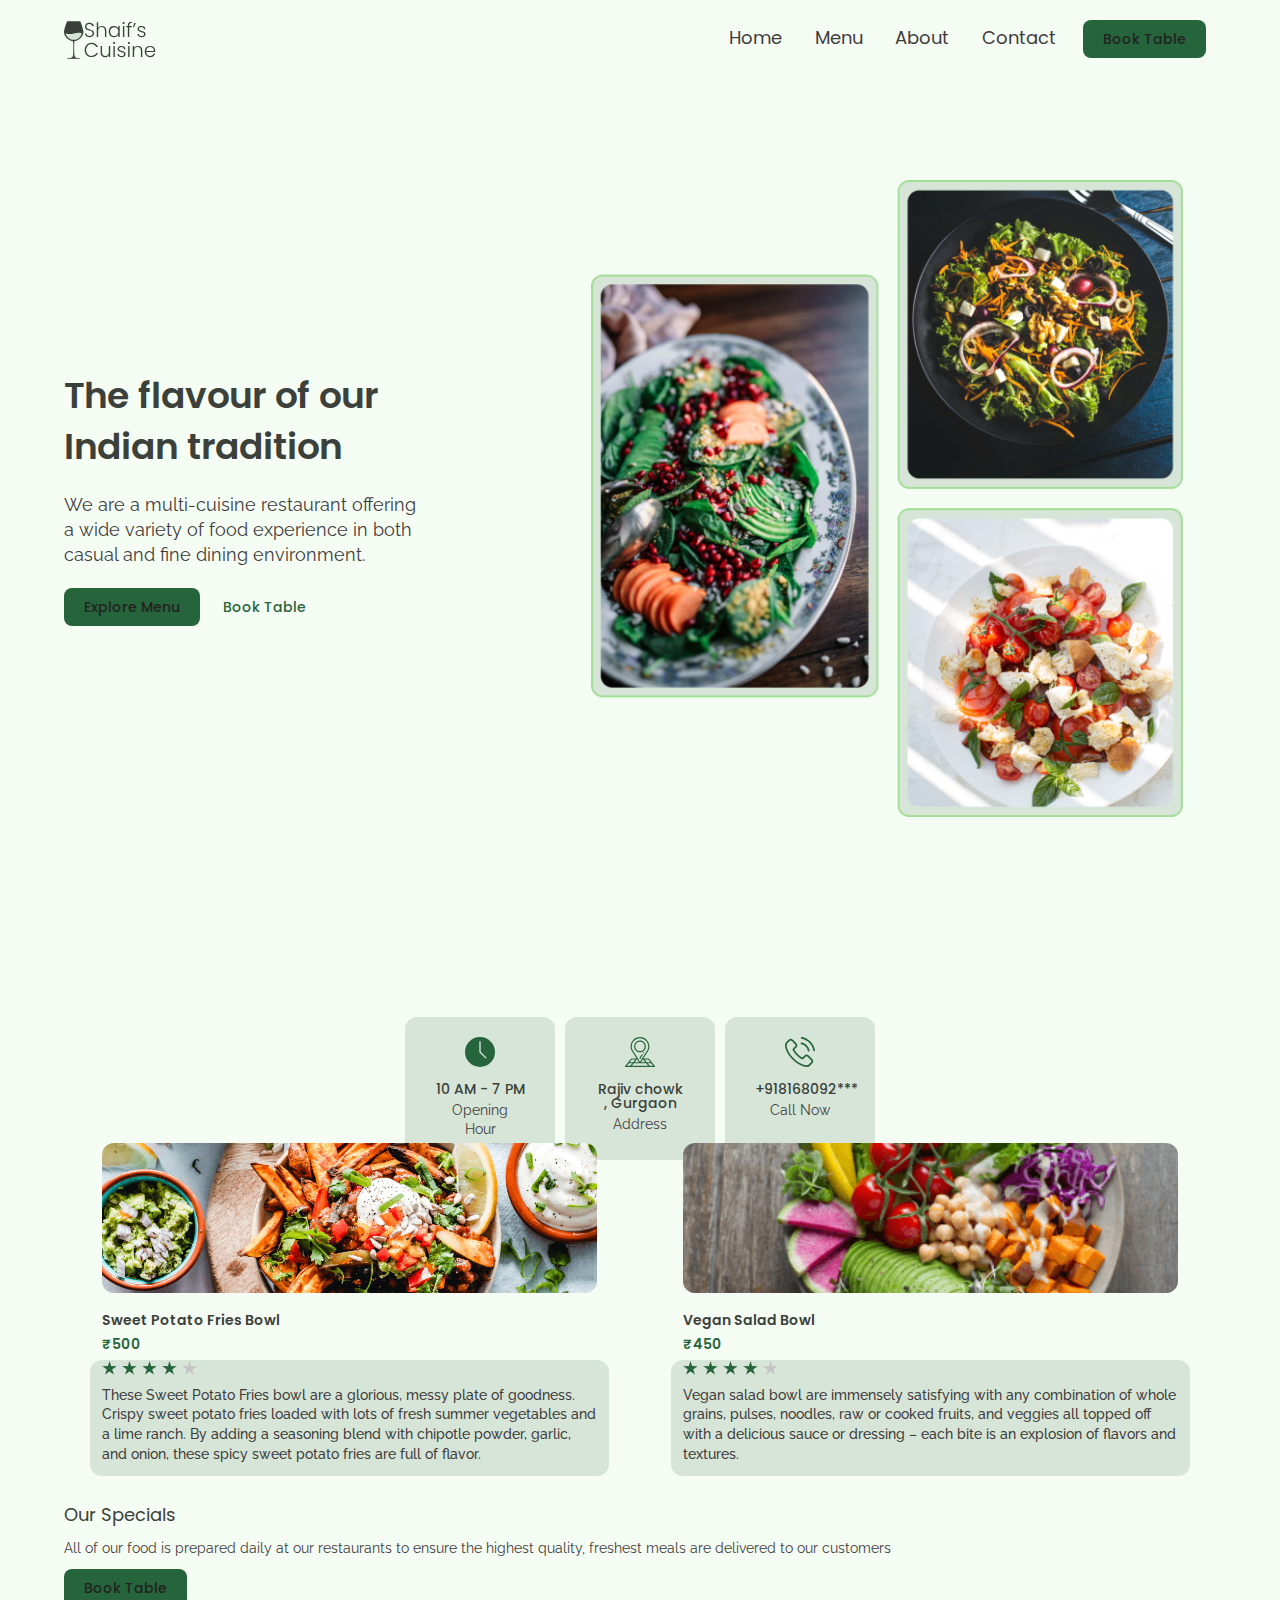
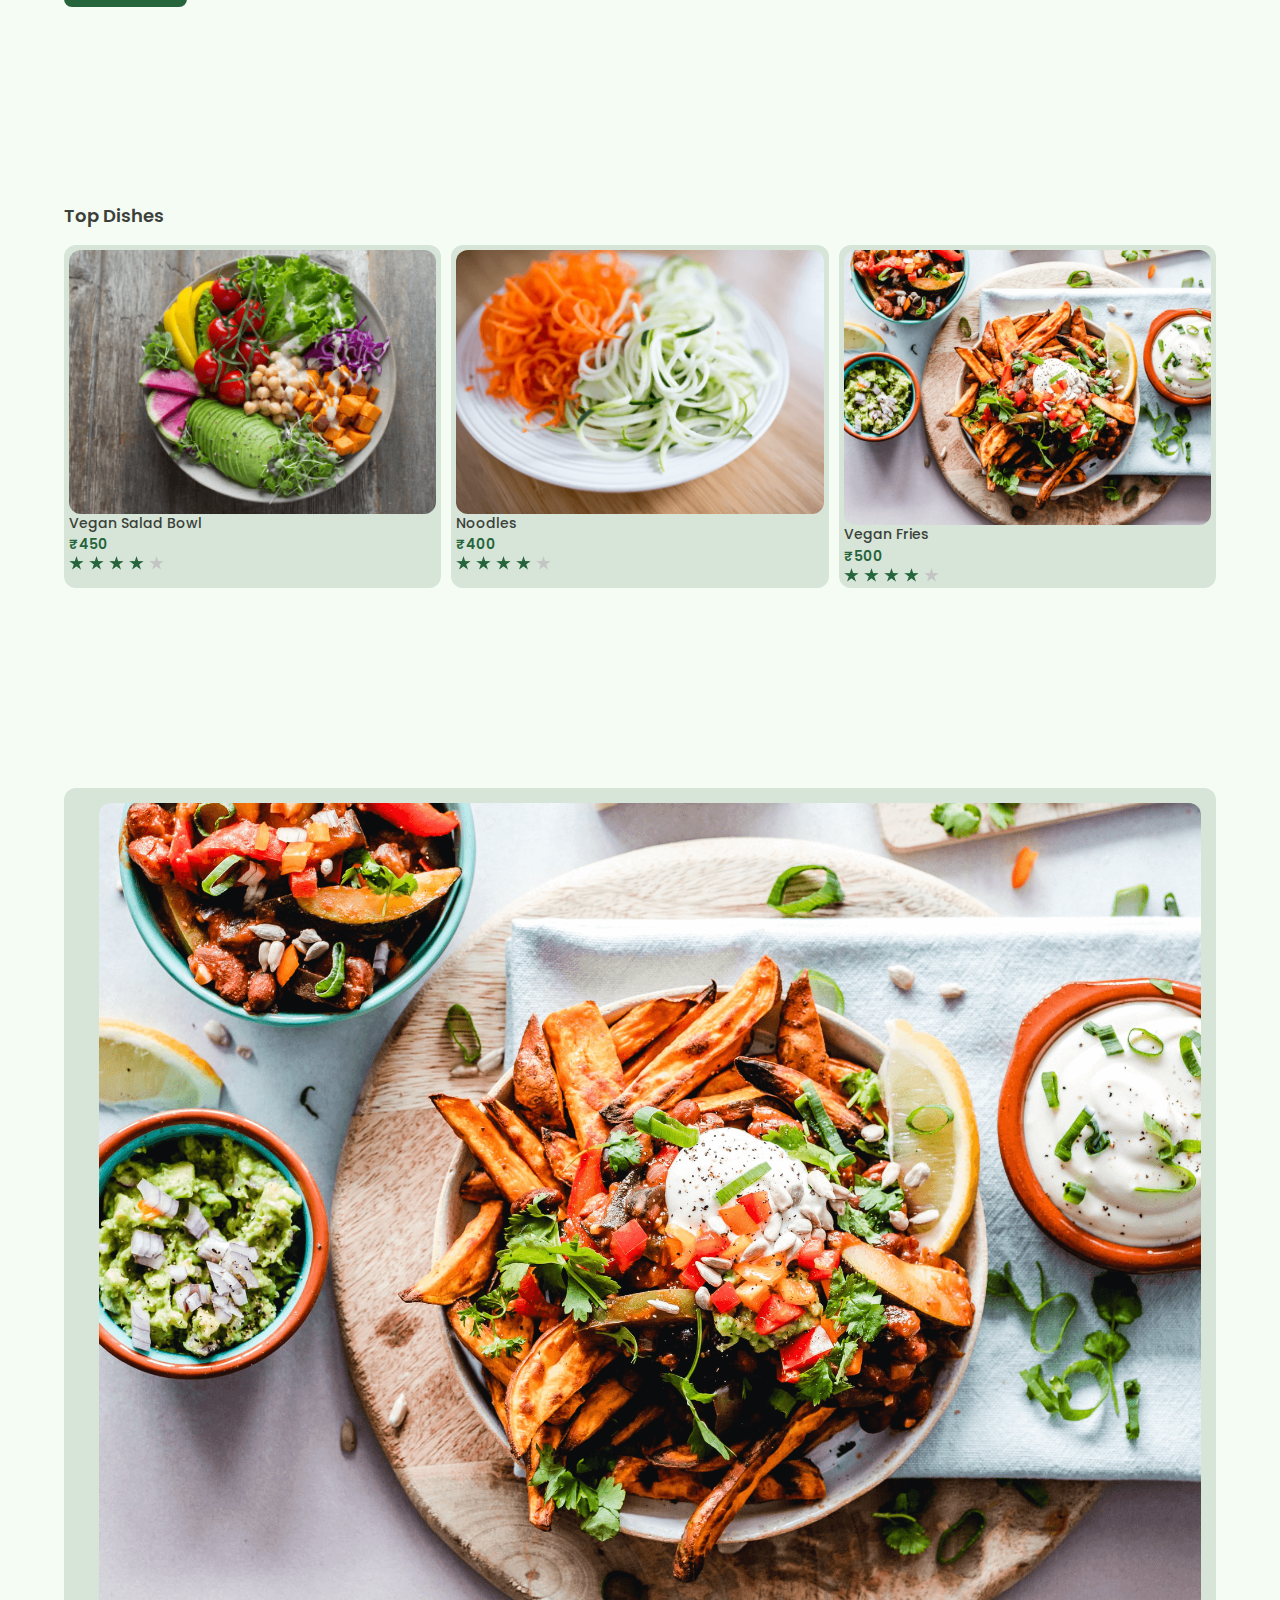
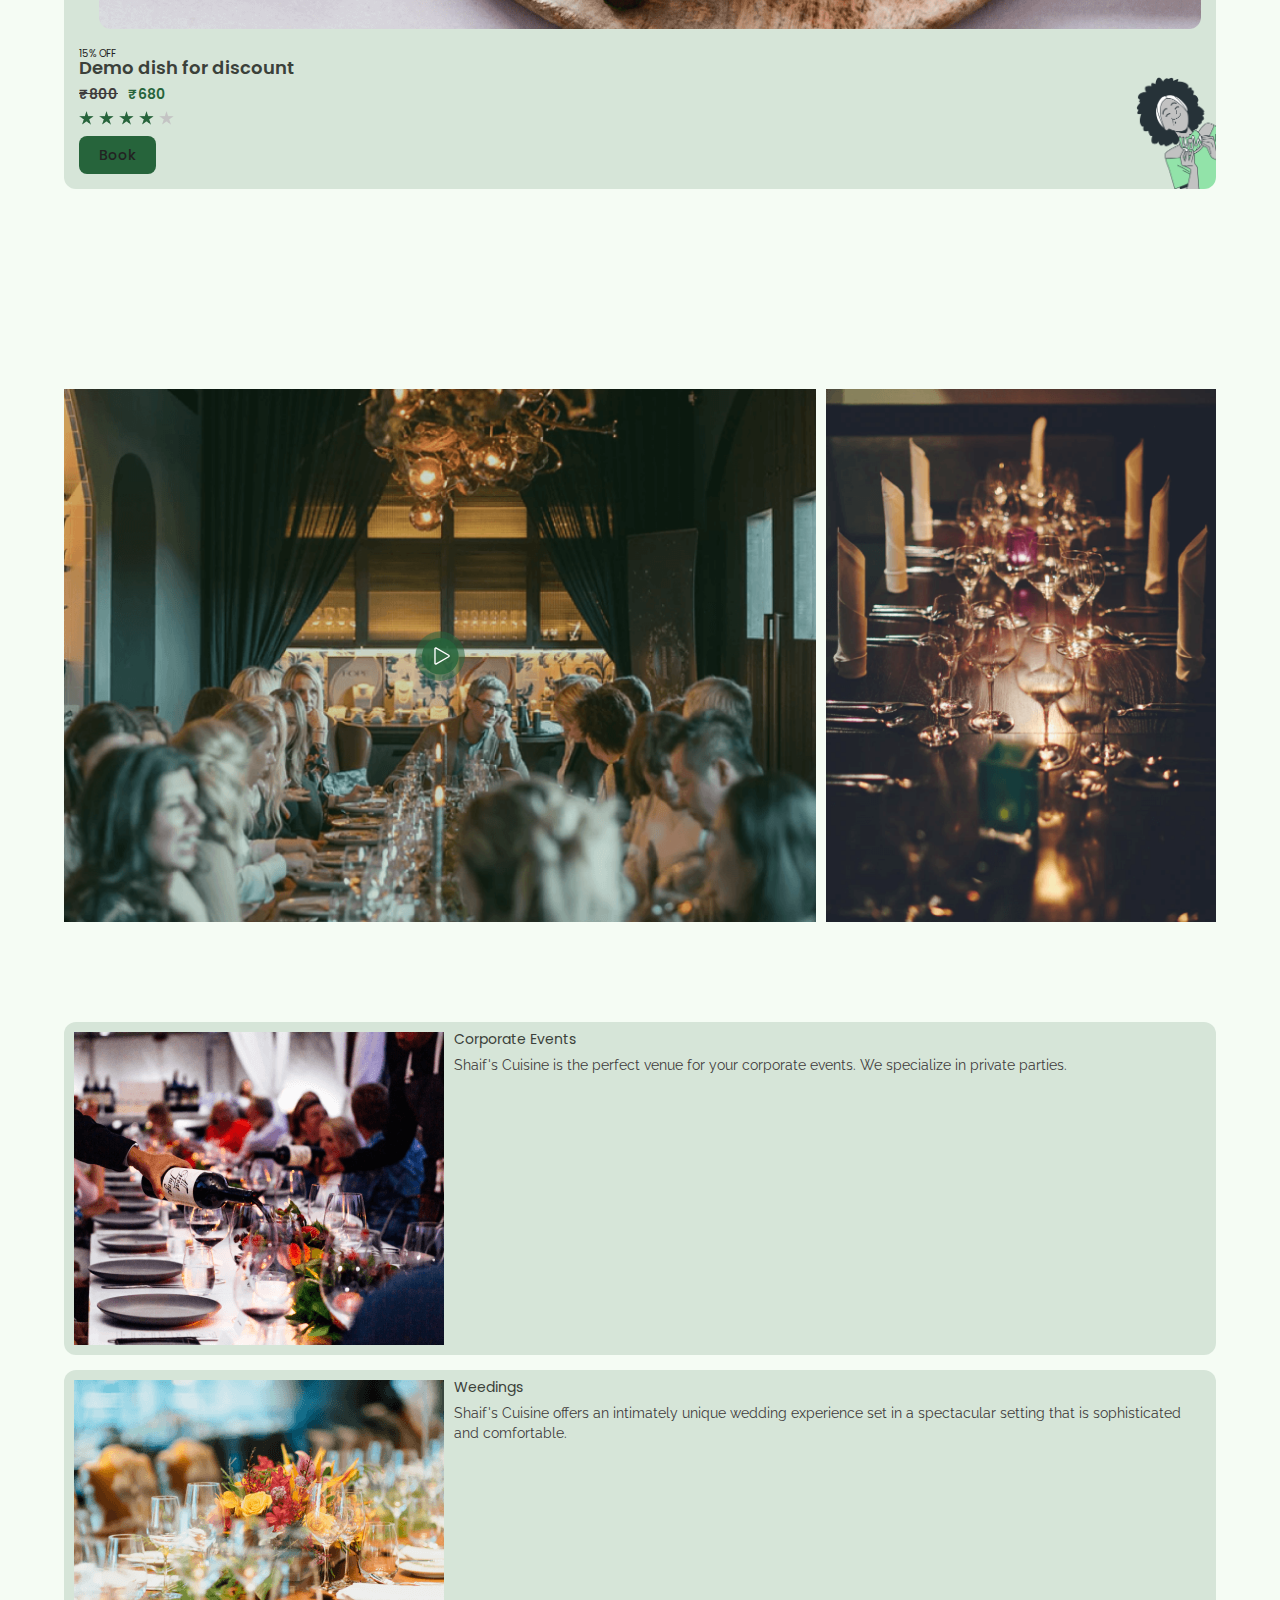
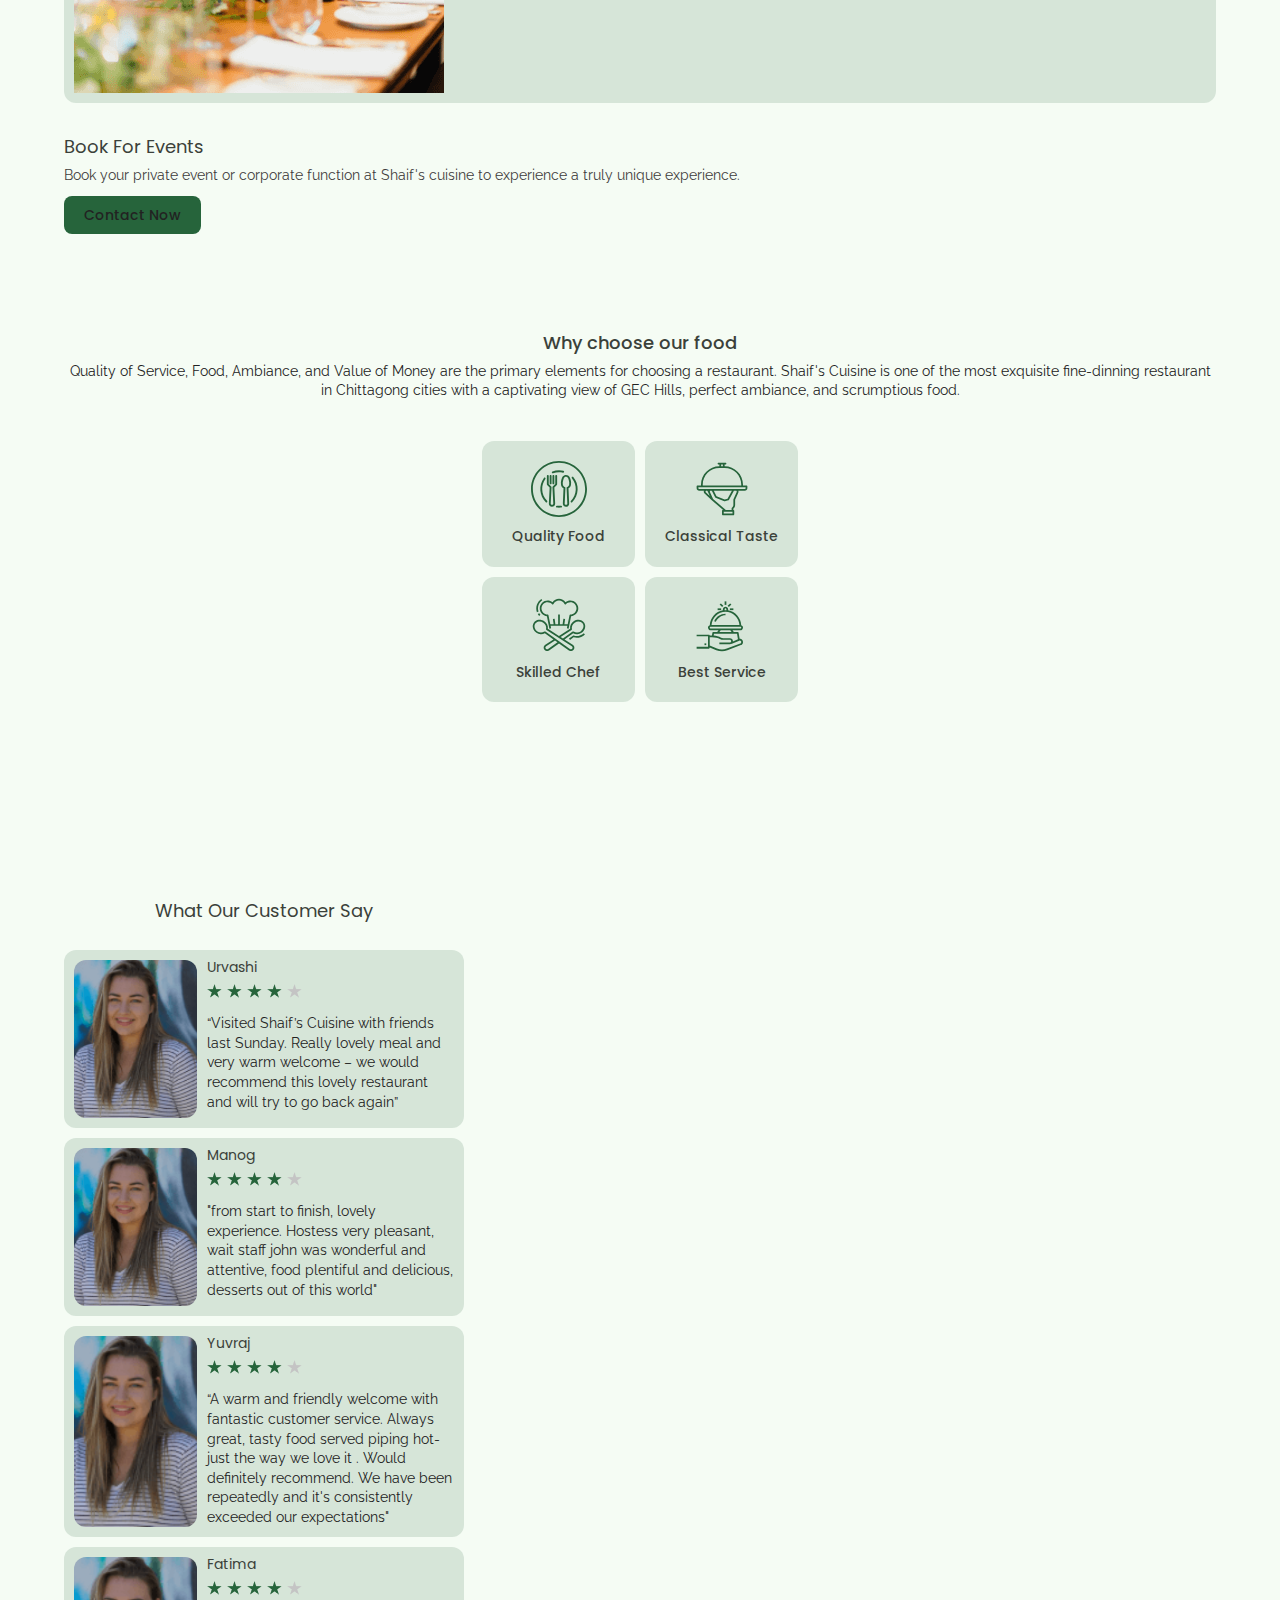
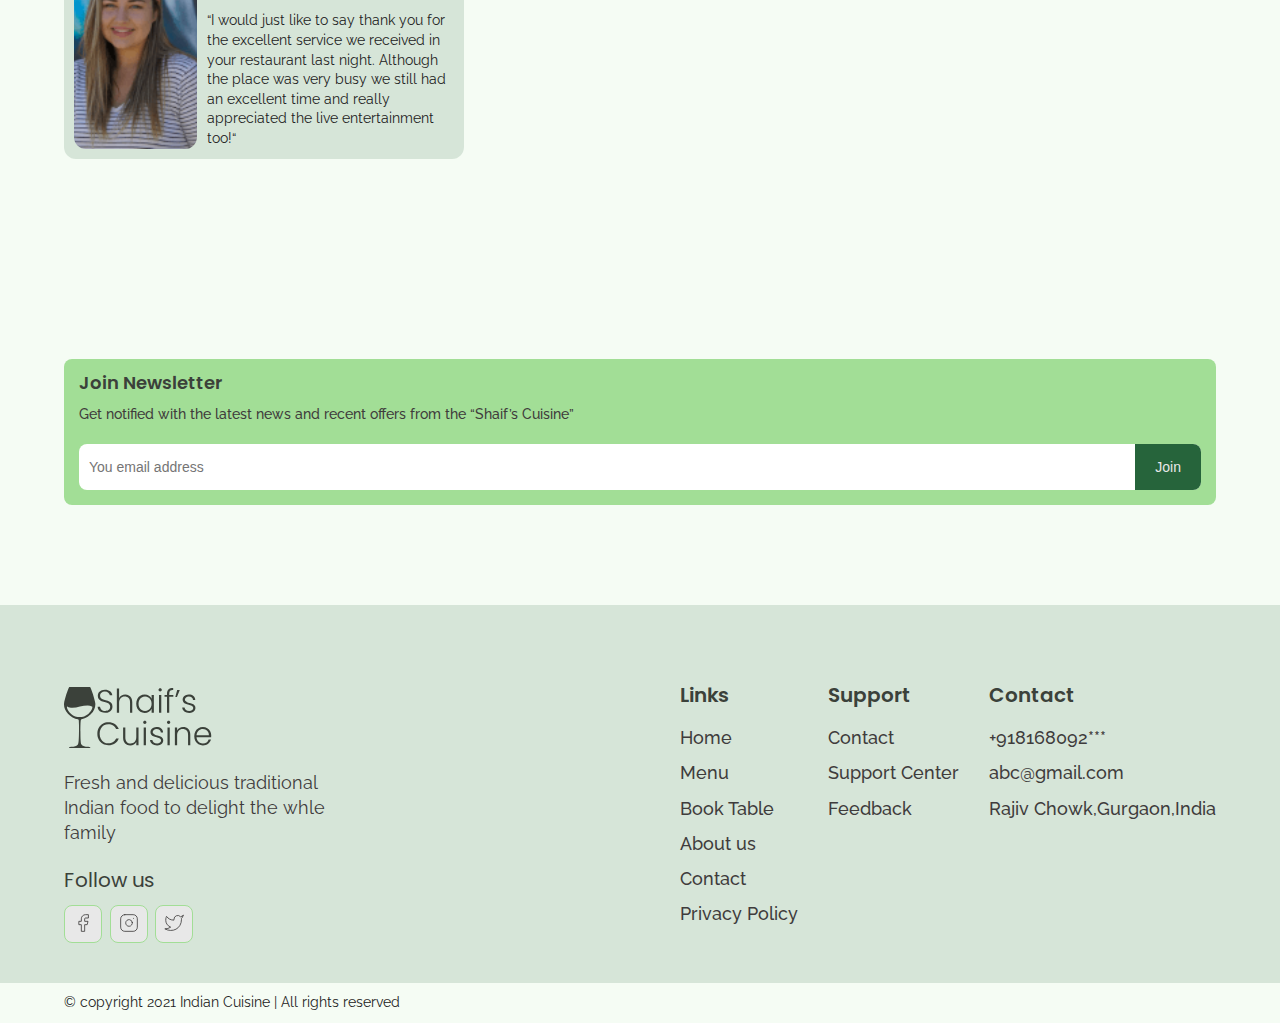
<file: index.html>
<!DOCTYPE html>
<html lang = "eng">
<head>
    <meta charset="utf-8">
	<meta name="viewport" content="width=device-width, initial-scale=1">
	<title>Home | Indian Cuisine</title>
    <link rel="stylesheet" href="./reset.css">
    <link rel="stylesheet" href="./globalStyles.css">
    <link rel="stylesheet" href="./components.css">
    <link rel="stylesheet"  href="./home.css">

    <!-- AOS animation css-->
    <link rel="stylesheet" href="https://unpkg.com/aos@next/dist/aos.css"/>

</head>
<body>
   <!--navigation bar and menu -->
   <div class="nav">
     <div class="container">
        <div class="nav__wrapper">
            <a href="./index.html" class="logo">
                <img src="./images/logo.svg" alt="Indian Cuisine">
            </a>
            <nav>
                <div class="nav__icon">
         <!-- icon from github 1st visit feather icons then visit github-->
                    <svg
                    xmlns="http://www.w3.org/2000/svg"
                    width="24"
                    height="24"
                    viewBox="0 0 24 24"
                    fill="none"
                    stroke="currentColor"
                    stroke-width="2"
                    stroke-linecap="round"
                    stroke-linejoin="round"
                  >
                    <line x1="3" y1="12" x2="21" y2="12" />
                    <line x1="3" y1="6" x2="21" y2="6" />
                    <line x1="3" y1="18" x2="21" y2="18" />
                  </svg>
            </div>
            <div class="nav__bgOverlay"></div>
            <ul class="nav__list">
               <div class="nav__close">
                <!--svg tag defines a container for SVG graphics.-->
                <svg
                xmlns="http://www.w3.org/2000/svg"
                width="24"
                height="24"
                viewBox="0 0 24 24"
                fill="none"
                stroke="currentColor"
                stroke-width="2"
                stroke-linecap="round"
                stroke-linejoin="round"
                >
                <line x1="18" y1="6" x2="6" y2="18" />
                <line x1="6" y1="6" x2="18" y2="18" />
                 </svg>
               </div>
            <div class="nav__list__wrapper">
               <li> <a href="./index.html" class="nav__link" >Home</a> </li>
               <li> <a href="./menu.html" class="nav__link" >Menu</a> </li>
               <li> <a href="./about.html" class="nav__link" >About</a> </li>
               <li> <a href="./contact.html" class="nav__link" >Contact</a> </li>
               <li> <a href="./booking.html" class="btn primary-btn">Book Table</a></li>
            </div>
            </ul>
            </nav>
        </div>
     </div>
   </div>


  <!-- End navigation section--> 
   


  <!--Hero section or after navigation-->
   <section id="hero">
    <div class="container">
      <div class="hero__wrapper">
        <div class="hero__left" >
          <div class="hero__left__wrapper">
            <h1 class="hero__heading"> The flavour of our Indian tradition</h1>
            <p class="hero__info">We are a multi-cuisine restaurant offering a wide variety of food experience in both casual and fine dining environment.</p>
          <div class="button__wrapper">
            <a href="#" class="btn primary-btn">Explore Menu</a>
            <a href="#" class="btn ">Book Table</a>
          </div>
          </div>
        </div>
        <div class="hero__right" >
          <!--data-aos="fade-right"  for aos in left and right side but not working-->
          <div class="hero__imgWrapper">
            <img src="./images/heroImg.png" alt="food img">
          </div>
        </div>
      </div>
    </div>
   </section>

  <!--end of hero section -->
  
  <!--Store info section-->
  <section id="storeInfo" >
    <div class="container">
      <div class="storeInfo__wrapper">
        <div class="storeInfo__item">
          <div class="storeInfo__icon">
            <img src="./images/wall-clock-icon.svg" alt="icon">

          </div>
          <h3 class="storeInfo__title">
            10 AM - 7 PM
          </h3>
          <p class="storeInfo__text">
            Opening Hour
          </p>

        </div>
        <div class="storeInfo__item">
          <div class="storeInfo__icon">
            <img src="./images/address-icon.svg" alt="icon">

          </div>
          <h3 class="storeInfo__title">
            Rajiv chowk , Gurgaon
          </h3>
          <p class="storeInfo__text">
            Address
          </p>

        </div>
        <div class="storeInfo__item">
          <div class="storeInfo__icon">
            <img src="./images/phone-icon.svg" alt="icon">

          </div>
          <h3 class="storeInfo__title">
            +918168092***
          </h3>
          <p class="storeInfo__text">
            Call Now
          </p>

        </div>



      </div>
    </div>
  </section>

  <!--End of store info-->

  <!-- Our specials section -->
  <section class="ourSpecials">
    <div class="container">
      <div class="ourSpecials__wrapper">
        <div class="ourSpecials__left">
          <div class="ourSpecials__item">
            <div class="ourSpecials__item__img">
              <img src="./images/food-3.png" alt="food img">
            </div>
              <h2 class="ourSpecials__item__title">
                Sweet Potato Fries Bowl
              </h2>
              <h3 class="ourSpecials__item__price">
                ₹500
              </h3>
               <div class="ourSpecials__item__stars">
                <img src="./images/3star.png " alt="3stars">
               </div>               
                <p class="ourSpecials__item__text">
                  These Sweet Potato Fries bowl are a glorious, messy plate of goodness. Crispy sweet potato fries loaded with lots of fresh summer vegetables and a lime ranch. By adding a seasoning blend with chipotle powder, garlic, and onion, these spicy sweet potato fries are full of flavor.
                </p>
              </div>
       
          <div class="ourSpecials__item">
            <div class="ourSpecials__item__img">
              <img src="./images/food-1.png" alt="food img">
            </div>
              <h2 class="ourSpecials__item__title">
                Vegan Salad Bowl
              </h2>
              <h3 class="ourSpecials__item__price">
                ₹450
              </h3>
              <div class="ourSpecials__item__stars">
                <img src="./images/3star.png " alt="3stars">
              </div>
                <p class="ourSpecials__item__text">
                  Vegan salad bowl are immensely satisfying with any combination of whole grains, pulses, noodles, raw or cooked fruits, and veggies all topped off with a delicious sauce or dressing – each bite is an explosion of flavors and textures.              
                  </p>
              </div>                            
        </div>
        <div class="ourSpecials__right">
          <h2 class="ourSpecials__title">
            Our Specials
          </h2>
          <p class="ourSpecials__text">
            All of our food is prepared daily at our restaurants to ensure the highest quality, freshest meals are delivered to our customers
          </p>
          <a href="./booking.html" class="btn primary-btn">Book Table</a>
        </div>
      </div>
    </div>
  </section>  
  <!--End of our specials section-->
  <!--Top dishes-->
  <section id="dishGrid">
    <div class="container">
      <h2 class="dishGrid__title">
        Top Dishes
      </h2>
      <div class="dishGrid__wrapper">
        <div class="dishGrid__item">
          <div class="dishGrid__item__img">
            <img src="./images/food-1.png" alt="food img">
          </div>
          <div class="dishGrid__item__info">
            <h3 class="dishGrid__item__title">
              Vegan Salad Bowl
            </h3>
            <h3 class="dishGrid__item__price">₹450</h3>
            <div class="dishGrid__item__stars">
              <img src="./images/3star.png" alt="3 stars">
            </div>

          </div>
        </div>
        <div class="dishGrid__item">
          <div class="dishGrid__item__img">
            <img src="./images/food-2.png" alt="food img">
          </div>
          <div class="dishGrid__item__info">
            <h3 class="dishGrid__item__title">
              Noodles
            </h3>
            <h3 class="dishGrid__item__price">₹400</h3>
            <div class="dishGrid__item__stars">
              <img src="./images/3star.png" alt="3 stars">
            </div>

          </div>
        </div>
        <div class="dishGrid__item">
          <div class="dishGrid__item__img">
            <img src="./images/food-3.png" alt="food img">
          </div>
          <div class="dishGrid__item__info">
            <h3 class="dishGrid__item__title">
              Vegan Fries 
            </h3>
            <h3 class="dishGrid__item__price">₹500</h3>
            <div class="dishGrid__item__stars">
              <img src="./images/3star.png" alt="3 stars">
            </div>

          </div>
        </div>
      </div>
    </div>
  </section>
  <!--End os top dishes-->
  <!--Discount section-->
  <section id="discount">
    <div class="container">
      <div class="discount__wrapper">
        <div class="discount__images">
          <div class="discount__img1">
            <img src="./images/food-5.png" alt="food img">
          </div>
          <div class="discount__img2">
            <img src="./images/food-4.png" alt="food img">
          </div><div class="discount__img3">
            <img src="./images/food-3.png" alt="food img">
          </div>
        </div>
        <div class="discount__info">
          <h3 class="discount__info"> 15% OFF</h3>
          <h3 class="discount__title">Demo dish for discount</h3>
          <h3 class="discount__price">
            <span class="discount__oldPrice">₹800</span>
            <span class="discount__newPrice">₹680</span>
          </h3>
          <div class="discount__stars">
            <img src="./images/3star.png" alt="3 stars">            
          </div>
          <a href="./booking.html" class="btn primary-btn">Book <Table></Table></a>
        </div>
      </div>

    </div>
  </section>
  <!--End of discount section-->
  <!--Event media section-->
  <section id="eventsMedia">
    <div class="container">
      <div class="eventsMedia__wrapper">
        <div class="eventsMedia__1">
          <img src="./images/eventsMedia1.png" alt="events">
          <a href="#" class="eventsMedia__1__playButton">
            <img src="./images/playIcon.svg" alt="play button">
          </a>
        </div>
        <div class="eventsMedia__2">
          <img src="./images/eventsMedia2.png" alt="events">
        </div>
      </div>
    </div>
  </section>
  <!--End of event media-->
  <!--Events info section-->
  <section id="eventsInfo">
    <div class="container">
      <div class="eventsInfo__wrapper">
        <div class="eventsInfo__left">
          <div class="eventsInfo__item">
            <div class="eventsInfo__item__img">
              <img src="./images/event-corporate.png" alt="events in restaurant">              
            </div>
            <div class="eventsInfo__item__info">
              <h2 class="eventsInfo__item__title">Corporate Events</h2>
              <p class="eventsInfo__item__text">Shaif's Cuisine is the perfect venue for your corporate events. We specialize in private parties.</p>

            </div>
          </div>
          <div class="eventsInfo__item">
            <div class="eventsInfo__item__img">
              <img src="./images/event-weedings.png" alt="events in restaurant">              
            </div>
            <div class="eventsInfo__item__info">
              <h2 class="eventsInfo__item__title">Weedings</h2>
              <p class="eventsInfo__item__text">Shaif's Cuisine offers an intimately unique wedding experience set in a spectacular setting that is sophisticated and comfortable.</p>
              
            </div>
          </div>
        </div>
        <div class="eventsInfo__right">
          <h2 class="eventsInfo__title">Book For Events</h2>
          <p class="eventsInfo__text">
            Book your private event or corporate function at Shaif's cuisine to experience a truly unique experience.
          </p>
          <a href="./contact.html" class="btn primary-btn">Contact Now</a>
        </div>
      </div>
    </div>
  </section>
  <!-- End of event info section-->
  <!--Why us section-->
  <section id="whyUs">
    <div class="container">
      <div class="whyUs__wrapper">
        <div class="whyUs__left">
          <h2 class="whyUs__title">Why choose our food</h2>
          <p class="whyUs__text">
            Quality of Service, Food, Ambiance, and Value of Money are the primary elements for choosing a restaurant. Shaif's Cuisine is one of the most exquisite fine-dinning restaurant in Chittagong cities with a captivating view of GEC Hills, perfect ambiance, and scrumptious food.
          </p>
        </div>
        <div class="whyUs__right">
          <div class="whyUs__items__wrapper">
            <div class="whyUs__item">
               <div class="whyUs__item__icon">
                <img src="./images/whyUs-icon1.svg" alt="quality food">
               </div>
               <p class="whyUs__item__text">Quality Food</p>
            </div>
            <div class="whyUs__item">
              <div class="whyUs__item__icon">
               <img src="./images/whyUs-icon2.svg" alt="classical taste">
              </div>
              <p class="whyUs__item__text">Classical Taste </p>
           </div>
           <div class="whyUs__item">
            <div class="whyUs__item__icon">
             <img src="./images/whyUs-icon3.svg" alt="Skilled Chef">
            </div>
            <p class="whyUs__item__text">Skilled Chef</p>
         </div>
         <div class="whyUs__item">
          <div class="whyUs__item__icon">
           <img src="./images/whyUs-icon4.svg" alt="Best Service">
          </div>
          <p class="whyUs__item__text">Best Service</p>
       </div>
          </div>
        </div>
      </div>
</div>
  </section>
  <!--End of why us section-->
  <!--Testimonial section-->
  <section id="testimonial">
    <div class="container">
      <div class="testimonial__wrapper">
        <h2 class="testimonial__title">What our customer say</h2>
        <div class="testimonial__items__wrapper">
          <div class="testimonial__item">
            <div class="testimonial__item__img">
              <img src="./images/testimonial_img1.png" alt="Urvashi">
            </div>
            <div class="testimonial__item__info">
              <h3 class="testimonial__item__name">Urvashi</h3>
              <div class="testimonial__item__stars">
                <img src="./images/3star.png" alt="stars">
              </div>
              <p class="testimonial__item__text">“Visited Shaif’s Cuisine with friends last Sunday. Really lovely meal and very warm welcome – we would recommend this lovely restaurant and will try to go back again”                
              </p>
            </div>

          </div>
          <div class="testimonial__item">
            <div class="testimonial__item__img">
              <img src="./images/testimonial_img1.png" alt="Manoj">
            </div>
            <div class="testimonial__item__info">
              <h3 class="testimonial__item__name">Manog</h3>
              <div class="testimonial__item__stars">
                <img src="./images/3star.png" alt="stars">
              </div>
              <p class="testimonial__item__text">"from start to finish, lovely experience. Hostess very pleasant, wait staff john was wonderful and attentive, food plentiful and delicious, desserts out of this world"                
              </p>
            </div>

          </div>
          <div class="testimonial__item">
            <div class="testimonial__item__img">
              <img src="./images/testimonial_img1.png" alt="Yuvraj">
            </div>
            <div class="testimonial__item__info">
              <h3 class="testimonial__item__name">Yuvraj</h3>
              <div class="testimonial__item__stars">
                <img src="./images/3star.png" alt="stars">
              </div>
              <p class="testimonial__item__text">“A warm and friendly welcome with fantastic customer service. Always great, tasty food served piping hot- just the way we love it . Would definitely recommend. We have been repeatedly and it's consistently exceeded our expectations"               
              </p>
            </div>

          </div>
          <div class="testimonial__item">
            <div class="testimonial__item__img">
              <img src="./images/testimonial_img1.png" alt="Fatima">
            </div>
            <div class="testimonial__item__info">
              <h3 class="testimonial__item__name">Fatima</h3>
              <div class="testimonial__item__stars">
                <img src="./images/3star.png" alt="stars">
              </div>
              <p class="testimonial__item__text">“I would just like to say thank you for the excellent service we received in your restaurant last night. Although the place was very busy we still had an excellent time and really appreciated the live entertainment too!“               
              </p>
            </div>

          </div>
        </div>
      </div>
    </div>
  </section>
  <!--End of testimonial section-->
  <!--Newsletter section-->
  <section id="newsletter">
    <div class="container">
      <div class="newsletter__wrapper">
        <div class="newsletter__info">
          <h2 class="newsletter__title">Join Newsletter</h2>
          <p class="newsletter__text">
            Get notified with the latest news and recent offers from the “Shaif’s Cuisine”
          </p>
        </div>
        <div class="newsletter__form">
          <form>
            <label for="email">
              <input type="email"  placeholder="You email address">
            </label>
            <button type="submit">Join</button>
          </form>
        </div>
      </div>
    </div>
  </section>
  <!--End of newsletter section-->
    <!-- Footer that is located in bottom of the page-->
    <footer>
       <div class = "container">
          <div class = "footer__wrapper">
            <div class="footer__col1">
            <div class = "footer__logo">
              <img src="./images/logo.svg" alt = "Indian Cuisine">
            </div>
            <p class= "footer__desc" > 
                Fresh and delicious traditional Indian food to delight the whle family
            </p>
            <div class= "footer__socials" >
                <h4 class="footer__socials__title">Follow us</h4>
                <ol>
                    <li>
                        <a href="#">
                            <svg xmlns="http://www.w3.org/2000/svg" width="24" height="24" viewBox="0 0 24 24" fill="none"
                            stroke="currentColor" stroke-width="1" stroke-linecap="round" stroke-linejoin="round" >
                            <path d="M18 2h-3a5 5 0 0 0-5 5v3H7v4h3v8h4v-8h3l1-4h-4V7a1 1 0 0 1 1-1h3z" />
                           </svg>
                            
                    </a>
                  </li>
                  <li>
                      
                        <a href="#">
                          <svg
                          xmlns="http://www.w3.org/2000/svg"
                          width="24"
                          height="24"
                          viewBox="0 0 24 24"
                          fill="none"
                          stroke="currentColor"
                          stroke-width="1"
                          stroke-linecap="round"
                          stroke-linejoin="round"
                        >
                          <rect x="2" y="2" width="20" height="20" rx="5" ry="5" />
                          <path d="M16 11.37A4 4 0 1 1 12.63 8 4 4 0 0 1 16 11.37z" />
                          <line x1="17.5" y1="6.5" x2="17.51" y2="6.5" />
                        </svg>
                            
                        </a>
                      </li>
                        <li>
                        <a href="#">
                          <svg
                          xmlns="http://www.w3.org/2000/svg"
                          width="24"
                          height="24"
                          viewBox="0 0 24 24"
                          fill="none"
                          stroke="currentColor"
                          stroke-width="1"
                          stroke-linecap="round"
                          stroke-linejoin="round"
                        >
                          <path d="M23 3a10.9 10.9 0 0 1-3.14 1.53 4.48 4.48 0 0 0-7.86 3v1A10.66 10.66 0 0 1 3 4s-4 9 5 13a11.64 11.64 0 0 1-7 2c9 5 20 0 20-11.5a4.5 4.5 0 0 0-.08-.83A7.72 7.72 0 0 0 23 3z" />
                        </svg>

                        </a>
                    </li>
                </ol>




            </div>
            </div>
            <div class = "footer__col2">
              <h3 class = "footer__text__title">
                Links
              </h3>
              <ol class = "footer__text">
                <li>
                  <a href="./index.html">Home</a>
                </li>
                <li>
                  <a href="./menu.html">Menu</a>
                </li>
                <li>
                  <a href="./booking.html">Book Table</a>
                </li>
                <li>
                  <a href="./about.html">About us</a>
                </li>
                <li>
                  <a href="./contact.html">Contact</a>
                </li>
                <li>
                  <a href="#" >Privacy Policy</a>
                </li>
              </ol>
            </div>
            <div class = "footer__col3">
              <h3 class = "footer__text__title">
                Support
              </h3>
              <ol class = "footer__text">
                <li>
                  <a href="./contact.html">Contact</a>
                </li>
                <li>
                  <a href="#">Support Center</a>
                </li>
                <li>
                  <a href="#">Feedback</a>
                </li>
                
              </ol>
            </div>
            <div class = "footer__col4">
              <h3 class = "footer__text__title">
                Contact
              </h3>
              <ol class = "footer__text">
                <li>
                  <a href="tel:+918168092***">+918168092***</a>
                </li>
                <li>
                  <a href="mailto:abc@gmail.com">abc@gmail.com</a>
                </li>
                <li>
                  <a href="#">Rajiv Chowk,Gurgaon,India</a>
                </li>
                
              </ol>
            </div>

          </div>
       </div>

    </footer> 
    <div id="copyright">
      <div class="container">
        <p class="copyright__text">
          © copyright 2021 Indian Cuisine | All rights reserved
        </p>
      </div>
    </div>


    <!--end footer-->

    <!--AOS animation script-->
    <script src="https://unpkg.com/aos@next/dist/aos.js"></script>
<!--custom script and enabling the main java script from index.html-->
<script src="./main.js"></script>
</body>

</html>
</file>
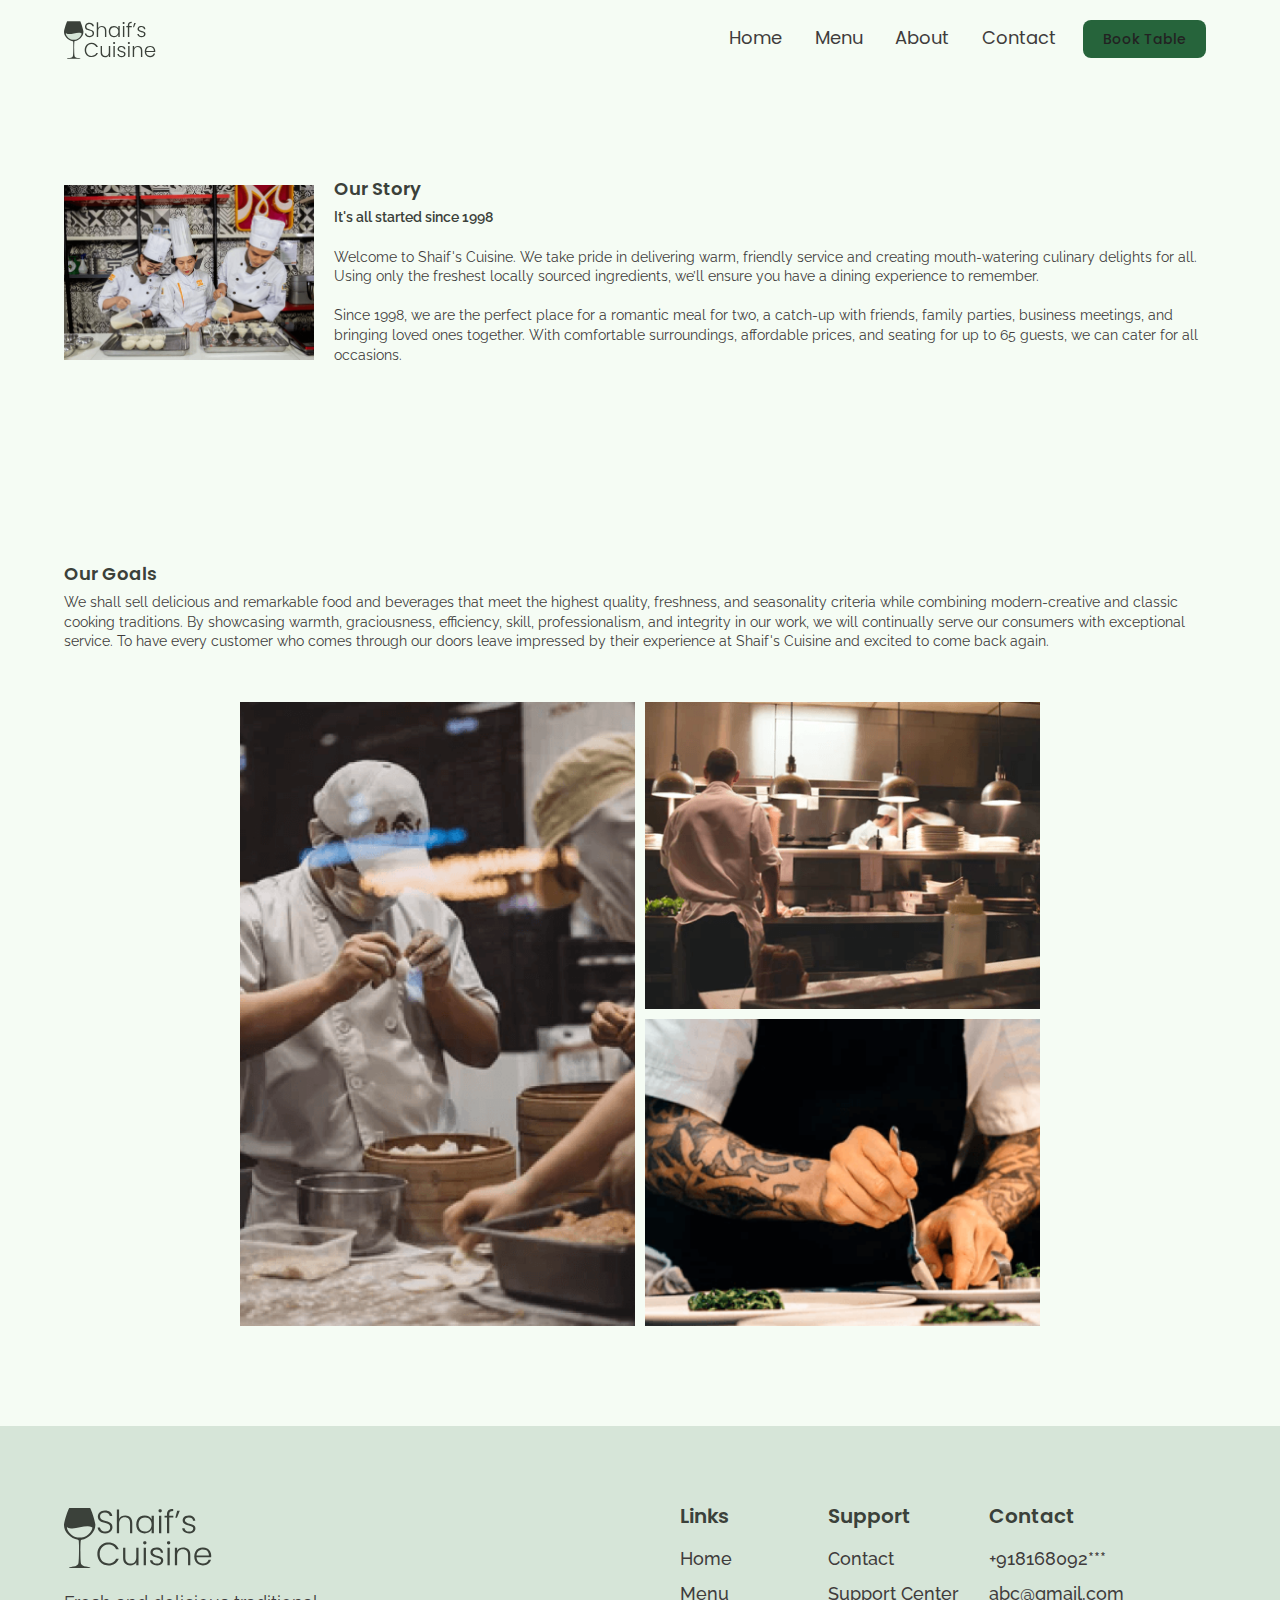
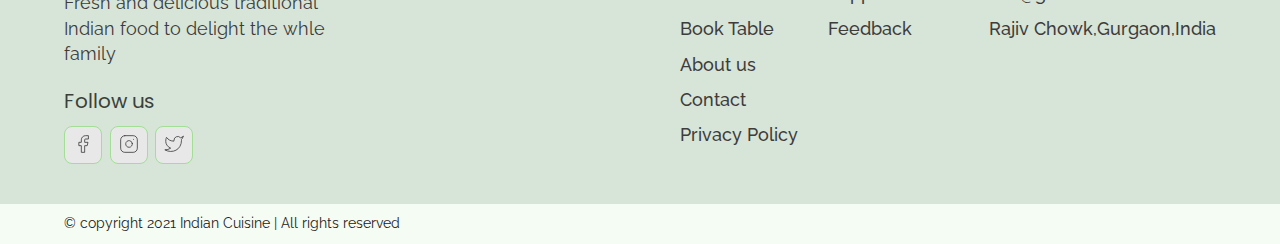
<file: about.html>
<!DOCTYPE html>
<html lang = "eng">
<head>
    <meta charset="utf-8">
	<meta name="viewport" content="width=device-width, initial-scale=1">
	<title>About | Indian Cuisine</title>
    <link rel="stylesheet" href="./reset.css">
    <link rel="stylesheet" href="./globalStyles.css">
    <link rel="stylesheet" href="./components.css">
    <link rel="stylesheet" href="./about.css">

    <!-- AOS animation css-->
    <link rel="stylesheet" href="https://unpkg.com/aos@next/dist/aos.css"/>

</head>
<body>
   <!--navigation bar and menu -->
   <div class="nav">
     <div class="container">
        <div class="nav__wrapper">
            <a href="./index.html" class="logo">
                <img src="./images/logo.svg" alt="Indian Cuisine">
            </a>
            <nav>
                <div class="nav__icon">
         <!-- icon from github 1st visit feather icons then visit github-->
                    <svg
                    xmlns="http://www.w3.org/2000/svg"
                    width="24"
                    height="24"
                    viewBox="0 0 24 24"
                    fill="none"
                    stroke="currentColor"
                    stroke-width="2"
                    stroke-linecap="round"
                    stroke-linejoin="round"
                  >
                    <line x1="3" y1="12" x2="21" y2="12" />
                    <line x1="3" y1="6" x2="21" y2="6" />
                    <line x1="3" y1="18" x2="21" y2="18" />
                  </svg>
            </div>
            <div class="nav__bgOverlay"></div>
            <ul class="nav__list">
               <div class="nav__close">
                <!--svg tag defines a container for SVG graphics.-->
                <svg
                xmlns="http://www.w3.org/2000/svg"
                width="24"
                height="24"
                viewBox="0 0 24 24"
                fill="none"
                stroke="currentColor"
                stroke-width="2"
                stroke-linecap="round"
                stroke-linejoin="round"
                >
                <line x1="18" y1="6" x2="6" y2="18" />
                <line x1="6" y1="6" x2="18" y2="18" />
                 </svg>
               </div>
            <div class="nav__list__wrapper">
               <li> <a href="./index.html" class="nav__link" >Home</a> </li>
               <li> <a href="./menu.html" class="nav__link" >Menu</a> </li>
               <li> <a href="./about.html" class="nav__link" >About</a> </li>
               <li> <a href="./contact.html" class="nav__link" >Contact</a> </li>
               <li> <a href="./booking.html" class="btn primary-btn">Book Table</a></li>
            </div>
            </ul>
            </nav>
        </div>
     </div>
   </div>


  <!-- End navigation section-->
  <!-- our story section-->
  <section id="ourStory">
    <div class="container">
    <div class="ourStory__wrapper">
        <div class="ourStory__img">
          <img src="./images/ourStoryImg.png" alt="story">
        </div>
        <div class="ourStory__info">
          <h3 class="ourStory__title">
            Our Story
          </h3>
          <p class="ourStory__subtitle">
            It's all started since 1998
          </p>
          <p class="ourStory__text">
            Welcome to Shaif's Cuisine. We take pride in delivering warm, friendly service and creating mouth-watering culinary delights for all. Using only the freshest locally sourced ingredients, we’ll ensure you have a dining experience to remember.
            <br> <br>
            Since 1998, we are the perfect place for a romantic meal for two, a catch-up with friends, family parties, business meetings, and bringing loved ones together. With comfortable surroundings, affordable prices, and seating for up to 65 guests, we can cater for all occasions.
          </p>

        </div>
    </div>    
  </div>
  </section>
  <!--End of our story section-->
  <!--Our goals-->
  <section id="ourGoals">
    <div class="container">
      <div class="ourGoals__info">
         <h3 class="ourGoals__title">
          Our Goals
         </h3>
         <p class="ourGoals__text">
          We shall sell delicious and remarkable food and beverages that meet the highest quality, freshness, and seasonality criteria while combining modern-creative and classic cooking traditions. By showcasing warmth, graciousness, efficiency, skill, professionalism, and integrity in our work, we will continually serve our consumers with exceptional service. To have every customer who comes through our doors leave impressed by their experience at Shaif's Cuisine and excited to come back again.
         </p>
      </div>
      <!--multiple images so wrapper is created-->
      <div class="ourGoals__imgs__wrapper">
        <div class="ourGoals__img1">
          <img src="./images/ourGoals_img1.png" alt="goals">
        </div>
        <div class="ourGoals__img2">
          <img src="./images/ourGoals_img2.png" alt="goals">
        </div>
        <div class="ourGoals__img3">
          <img src="./images/ourGoals_img3.png" alt="goals">
        </div>
      </div>
    </div>
  </section>
  <!--end of our goals-->
  <!-- Footer that is located in bottom of the page-->
    <footer>
       <div class = "container">
          <div class = "footer__wrapper">
            <div class="footer__col1">
            <div class = "footer__logo">
              <img src="./images/logo.svg" alt = "Indian Cuisine">
            </div>
            <p class= "footer__desc" > 
                Fresh and delicious traditional Indian food to delight the whle family
            </p>
            <div class= "footer__socials" >
                <h4 class="footer__socials__title">Follow us</h4>
                <ol>
                    <li>
                        <a href="#">
                            <svg xmlns="http://www.w3.org/2000/svg" width="24" height="24" viewBox="0 0 24 24" fill="none"
                            stroke="currentColor" stroke-width="1" stroke-linecap="round" stroke-linejoin="round" >
                            <path d="M18 2h-3a5 5 0 0 0-5 5v3H7v4h3v8h4v-8h3l1-4h-4V7a1 1 0 0 1 1-1h3z" />
                           </svg>
                            
                    </a>
                  </li>
                  <li>
                      
                        <a href="#">
                          <svg
                          xmlns="http://www.w3.org/2000/svg"
                          width="24"
                          height="24"
                          viewBox="0 0 24 24"
                          fill="none"
                          stroke="currentColor"
                          stroke-width="1"
                          stroke-linecap="round"
                          stroke-linejoin="round"
                        >
                          <rect x="2" y="2" width="20" height="20" rx="5" ry="5" />
                          <path d="M16 11.37A4 4 0 1 1 12.63 8 4 4 0 0 1 16 11.37z" />
                          <line x1="17.5" y1="6.5" x2="17.51" y2="6.5" />
                        </svg>
                            
                        </a>
                      </li>
                        <li>
                        <a href="#">
                          <svg
                          xmlns="http://www.w3.org/2000/svg"
                          width="24"
                          height="24"
                          viewBox="0 0 24 24"
                          fill="none"
                          stroke="currentColor"
                          stroke-width="1"
                          stroke-linecap="round"
                          stroke-linejoin="round"
                        >
                          <path d="M23 3a10.9 10.9 0 0 1-3.14 1.53 4.48 4.48 0 0 0-7.86 3v1A10.66 10.66 0 0 1 3 4s-4 9 5 13a11.64 11.64 0 0 1-7 2c9 5 20 0 20-11.5a4.5 4.5 0 0 0-.08-.83A7.72 7.72 0 0 0 23 3z" />
                        </svg>

                        </a>
                    </li>
                </ol>




            </div>
            </div>
            <div class = "footer__col2">
              <h3 class = "footer__text__title">
                Links
              </h3>
              <ol class = "footer__text">
                <li>
                  <a href="./index.html">Home</a>
                </li>
                <li>
                  <a href="./menu.html">Menu</a>
                </li>
                <li>
                  <a href="./booking.html">Book Table</a>
                </li>
                <li>
                  <a href="./about.html">About us</a>
                </li>
                <li>
                  <a href="./contact.html">Contact</a>
                </li>
                <li>
                  <a href="#" >Privacy Policy</a>
                </li>
              </ol>
            </div>
            <div class = "footer__col3">
              <h3 class = "footer__text__title">
                Support
              </h3>
              <ol class = "footer__text">
                <li>
                  <a href="./contact.html">Contact</a>
                </li>
                <li>
                  <a href="#">Support Center</a>
                </li>
                <li>
                  <a href="#">Feedback</a>
                </li>
                
              </ol>
            </div>
            <div class = "footer__col4">
              <h3 class = "footer__text__title">
                Contact
              </h3>
              <ol class = "footer__text">
                <li>
                  <a href="tel:+918168092***">+918168092***</a>
                </li>
                <li>
                  <a href="mailto:abc@gmail.com">abc@gmail.com</a>
                </li>
                <li>
                  <a href="#">Rajiv Chowk,Gurgaon,India</a>
                </li>
                
              </ol>
            </div>

          </div>
       </div>

    </footer> 
    <div id="copyright">
      <div class="container">
        <p class="copyright__text">
          © copyright 2021 Indian Cuisine | All rights reserved
        </p>
      </div>
    </div>


    <!--end footer-->

    <!--AOS animation script-->
    <script src="https://unpkg.com/aos@next/dist/aos.css"></script>
<!--custom script and enabling the main java script from index.html-->
<script src="./main.js"></script>
</body>

</html>
</file>
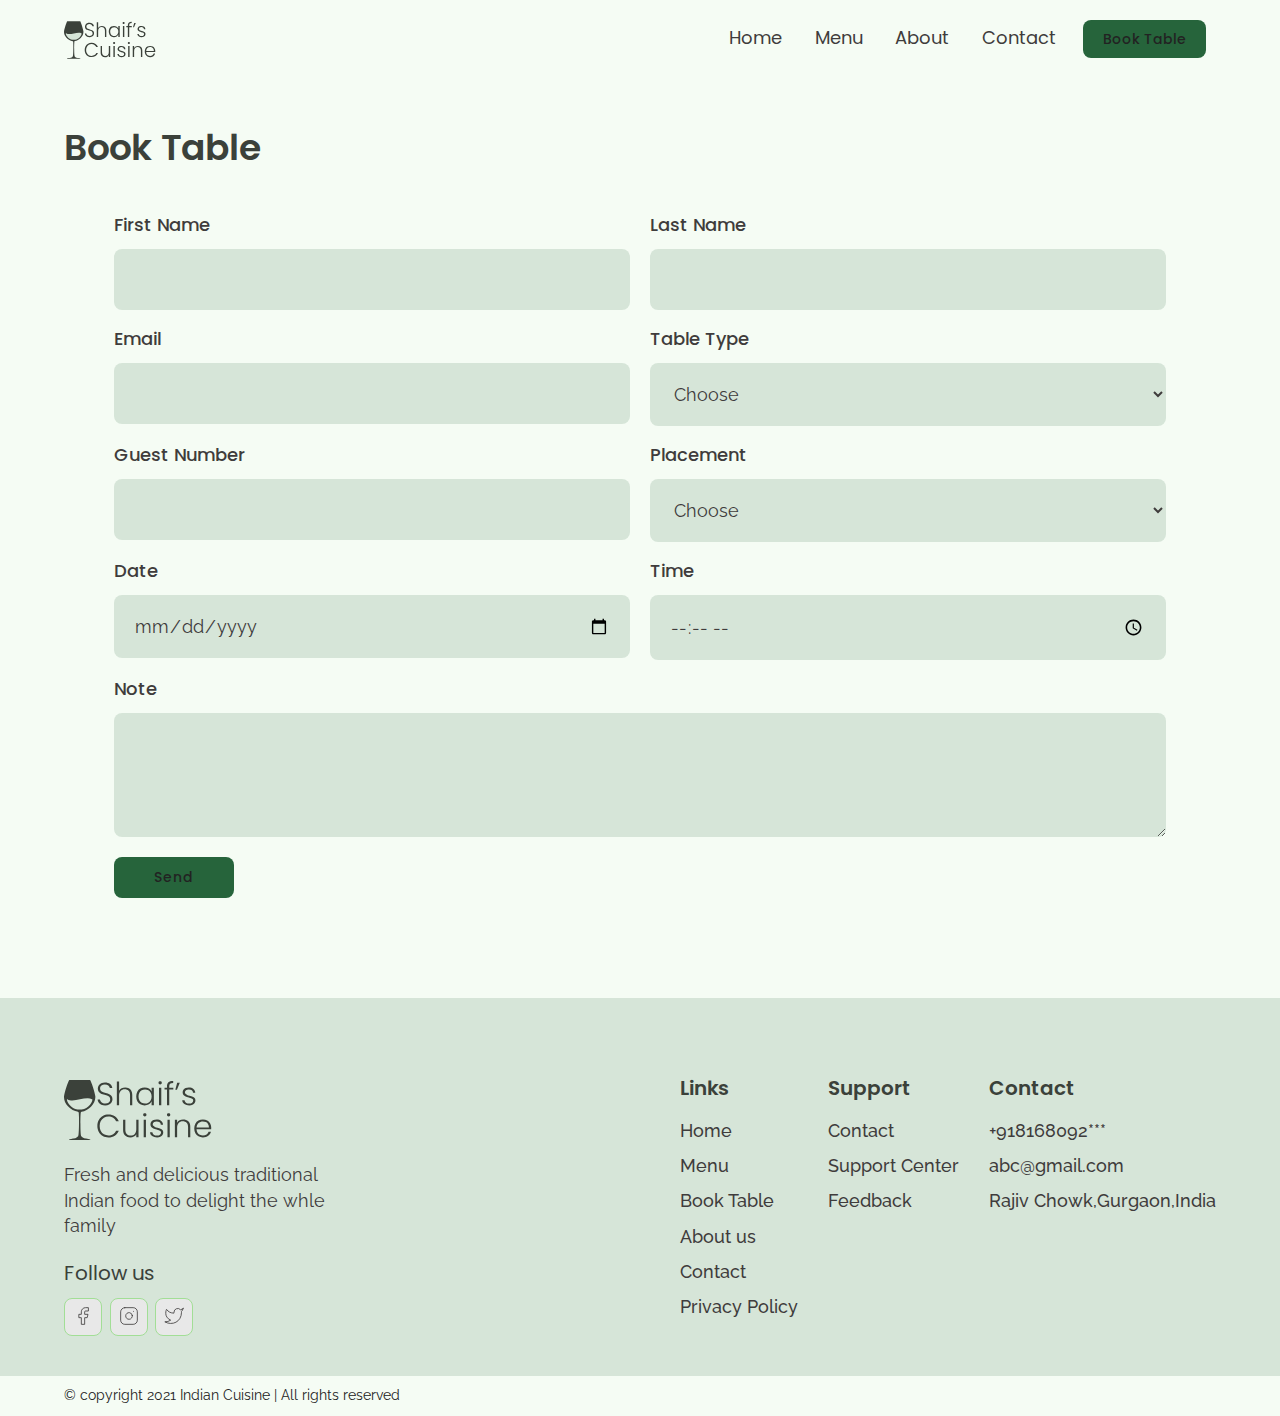
<file: booking.html>
<!DOCTYPE html>
<html lang = "eng">
<head>
    <meta charset="utf-8">
	<meta name="viewport" content="width=device-width, initial-scale=1">
	<title>Booking | Indian Cuisine</title>
    <link rel="stylesheet" href="./reset.css">
    <link rel="stylesheet" href="./globalStyles.css">
    <link rel="stylesheet" href="./components.css">

    <!-- AOS animation css-->
    <link rel="stylesheet" href="https://unpkg.com/aos@next/dist/aos.css"/>

</head>
<body>
   <!--navigation bar and menu -->
   <div class="nav">
     <div class="container">
        <div class="nav__wrapper">
            <a href="./index.html" class="logo">
                <img src="./images/logo.svg" alt="Indian Cuisine">
            </a>
            <nav>
                <div class="nav__icon">
         <!-- icon from github 1st visit feather icons then visit github-->
                    <svg
                    xmlns="http://www.w3.org/2000/svg"
                    width="24"
                    height="24"
                    viewBox="0 0 24 24"
                    fill="none"
                    stroke="currentColor"
                    stroke-width="2"
                    stroke-linecap="round"
                    stroke-linejoin="round"
                  >
                    <line x1="3" y1="12" x2="21" y2="12" />
                    <line x1="3" y1="6" x2="21" y2="6" />
                    <line x1="3" y1="18" x2="21" y2="18" />
                  </svg>
            </div>
            <div class="nav__bgOverlay"></div>
            <ul class="nav__list">
               <div class="nav__close">
                <!--svg tag defines a container for SVG graphics.-->
                <svg
                xmlns="http://www.w3.org/2000/svg"
                width="24"
                height="24"
                viewBox="0 0 24 24"
                fill="none"
                stroke="currentColor"
                stroke-width="2"
                stroke-linecap="round"
                stroke-linejoin="round"
                >
                <line x1="18" y1="6" x2="6" y2="18" />
                <line x1="6" y1="6" x2="18" y2="18" />
                 </svg>
               </div>
            <div class="nav__list__wrapper">
               <li> <a href="./index.html" class="nav__link" >Home</a> </li>
               <li> <a href="./menu.html" class="nav__link" >Menu</a> </li>
               <li> <a href="./about.html" class="nav__link" >About</a> </li>
               <li> <a href="./contact.html" class="nav__link" >Contact</a> </li>
               <li> <a href="./booking.html" class="btn primary-btn">Book Table</a></li>
            </div>
            </ul>
            </nav>
        </div>
     </div>
   </div>


  <!-- End navigation section-->
  <!--Booking section-->
  <section id="form">
    <div class="container">
      <h3 class="form__title">Book Table</h3>
      <div class="form__wrapper">
        <form >
          <div class="form__group">
            <label for="firstName">First Name</label>
            <input type="text" id="firstName" name="first__name" required>
          </div>
          <div class="form__group">
            <label for="lasttName">Last Name</label>
            <input type="text" id="lastName" name="last__name" required>
          </div>
          <div class="form__group">
            <label for="email">Email</label>
            <input type="email" id="email" name="email" required>
          </div>
          <div class="form__group">
            <label for="tableType">Table Type</label>
            <select name="table_type" id="tableType" required >
              <option selected disabled>Choose</option>
              <option value="small">Small(2 persons)</option>
              <option value="medium">Medium(4 persons)</option>
              <option value="large">Large(6 persons)</option>
            </select>
          </div>
          <div class="form__group">
            <label for="guestNumber">Guest Number</label>
            <input type="number" name="guest_number" id="guestNumber" min="1" max="10" required>
          </div>
          <div class="form__group">
            <label for="placement">Placement</label>
            <select name="placement" id="placement" required >
              <option selected disabled>Choose</option>
              <option value="outdoor">Outdoor</option>
              <option value="indoor">Indoor</option>
              <option value="rooftop">Rooftop</option>
            </select>
          </div>
          <div class="form__group">
            <label for="date">Date</label>
            <input type="date" name="date" id="date" required>
          </div>
          <div class="form__group">
            <label for="time">Time</label>
            <input type="time" name="time" id="time" required>
          </div>
          <div class="form__group form__group__full">
            <label for="note">Note</label>
            <textarea name="note" id="note"  rows="4"></textarea>
          </div>
          <button type="submit" class="btn primary-btn">Send</button>

        </form>
      </div>
    </div>
  </section>
  <!--End of booking section-->
    <!-- Footer that is located in bottom of the page-->
    <footer>
       <div class = "container">
          <div class = "footer__wrapper">
            <div class="footer__col1">
            <div class = "footer__logo">
              <img src="./images/logo.svg" alt = "Indian Cuisine">
            </div>
            <p class= "footer__desc" > 
                Fresh and delicious traditional Indian food to delight the whle family
            </p>
            <div class= "footer__socials" >
                <h4 class="footer__socials__title">Follow us</h4>
                <ol>
                    <li>
                        <a href="#">
                            <svg xmlns="http://www.w3.org/2000/svg" width="24" height="24" viewBox="0 0 24 24" fill="none"
                            stroke="currentColor" stroke-width="1" stroke-linecap="round" stroke-linejoin="round" >
                            <path d="M18 2h-3a5 5 0 0 0-5 5v3H7v4h3v8h4v-8h3l1-4h-4V7a1 1 0 0 1 1-1h3z" />
                           </svg>
                            
                    </a>
                  </li>
                  <li>
                      
                        <a href="#">
                          <svg
                          xmlns="http://www.w3.org/2000/svg"
                          width="24"
                          height="24"
                          viewBox="0 0 24 24"
                          fill="none"
                          stroke="currentColor"
                          stroke-width="1"
                          stroke-linecap="round"
                          stroke-linejoin="round"
                        >
                          <rect x="2" y="2" width="20" height="20" rx="5" ry="5" />
                          <path d="M16 11.37A4 4 0 1 1 12.63 8 4 4 0 0 1 16 11.37z" />
                          <line x1="17.5" y1="6.5" x2="17.51" y2="6.5" />
                        </svg>
                            
                        </a>
                      </li>
                        <li>
                        <a href="#">
                          <svg
                          xmlns="http://www.w3.org/2000/svg"
                          width="24"
                          height="24"
                          viewBox="0 0 24 24"
                          fill="none"
                          stroke="currentColor"
                          stroke-width="1"
                          stroke-linecap="round"
                          stroke-linejoin="round"
                        >
                          <path d="M23 3a10.9 10.9 0 0 1-3.14 1.53 4.48 4.48 0 0 0-7.86 3v1A10.66 10.66 0 0 1 3 4s-4 9 5 13a11.64 11.64 0 0 1-7 2c9 5 20 0 20-11.5a4.5 4.5 0 0 0-.08-.83A7.72 7.72 0 0 0 23 3z" />
                        </svg>

                        </a>
                    </li>
                </ol>




            </div>
            </div>
            <div class = "footer__col2">
              <h3 class = "footer__text__title">
                Links
              </h3>
              <ol class = "footer__text">
                <li>
                  <a href="./index.html">Home</a>
                </li>
                <li>
                  <a href="./menu.html">Menu</a>
                </li>
                <li>
                  <a href="./booking.html">Book Table</a>
                </li>
                <li>
                  <a href="./about.html">About us</a>
                </li>
                <li>
                  <a href="./contact.html">Contact</a>
                </li>
                <li>
                  <a href="#" >Privacy Policy</a>
                </li>
              </ol>
            </div>
            <div class = "footer__col3">
              <h3 class = "footer__text__title">
                Support
              </h3>
              <ol class = "footer__text">
                <li>
                  <a href="./contact.html">Contact</a>
                </li>
                <li>
                  <a href="#">Support Center</a>
                </li>
                <li>
                  <a href="#">Feedback</a>
                </li>
                
              </ol>
            </div>
            <div class = "footer__col4">
              <h3 class = "footer__text__title">
                Contact
              </h3>
              <ol class = "footer__text">
                <li>
                  <a href="tel:+918168092***">+918168092***</a>
                </li>
                <li>
                  <a href="mailto:abc@gmail.com">abc@gmail.com</a>
                </li>
                <li>
                  <a href="#">Rajiv Chowk,Gurgaon,India</a>
                </li>
                
              </ol>
            </div>

          </div>
       </div>

    </footer> 
    <div id="copyright">
      <div class="container">
        <p class="copyright__text">
          © copyright 2021 Indian Cuisine | All rights reserved
        </p>
      </div>
    </div>


    <!--end footer-->

    <!--AOS animation script-->
    <script src="https://unpkg.com/aos@next/dist/aos.css"></script>
<!--custom script and enabling the main java script from index.html-->
<script src="./main.js"></script>
</body>

</html>
</file>
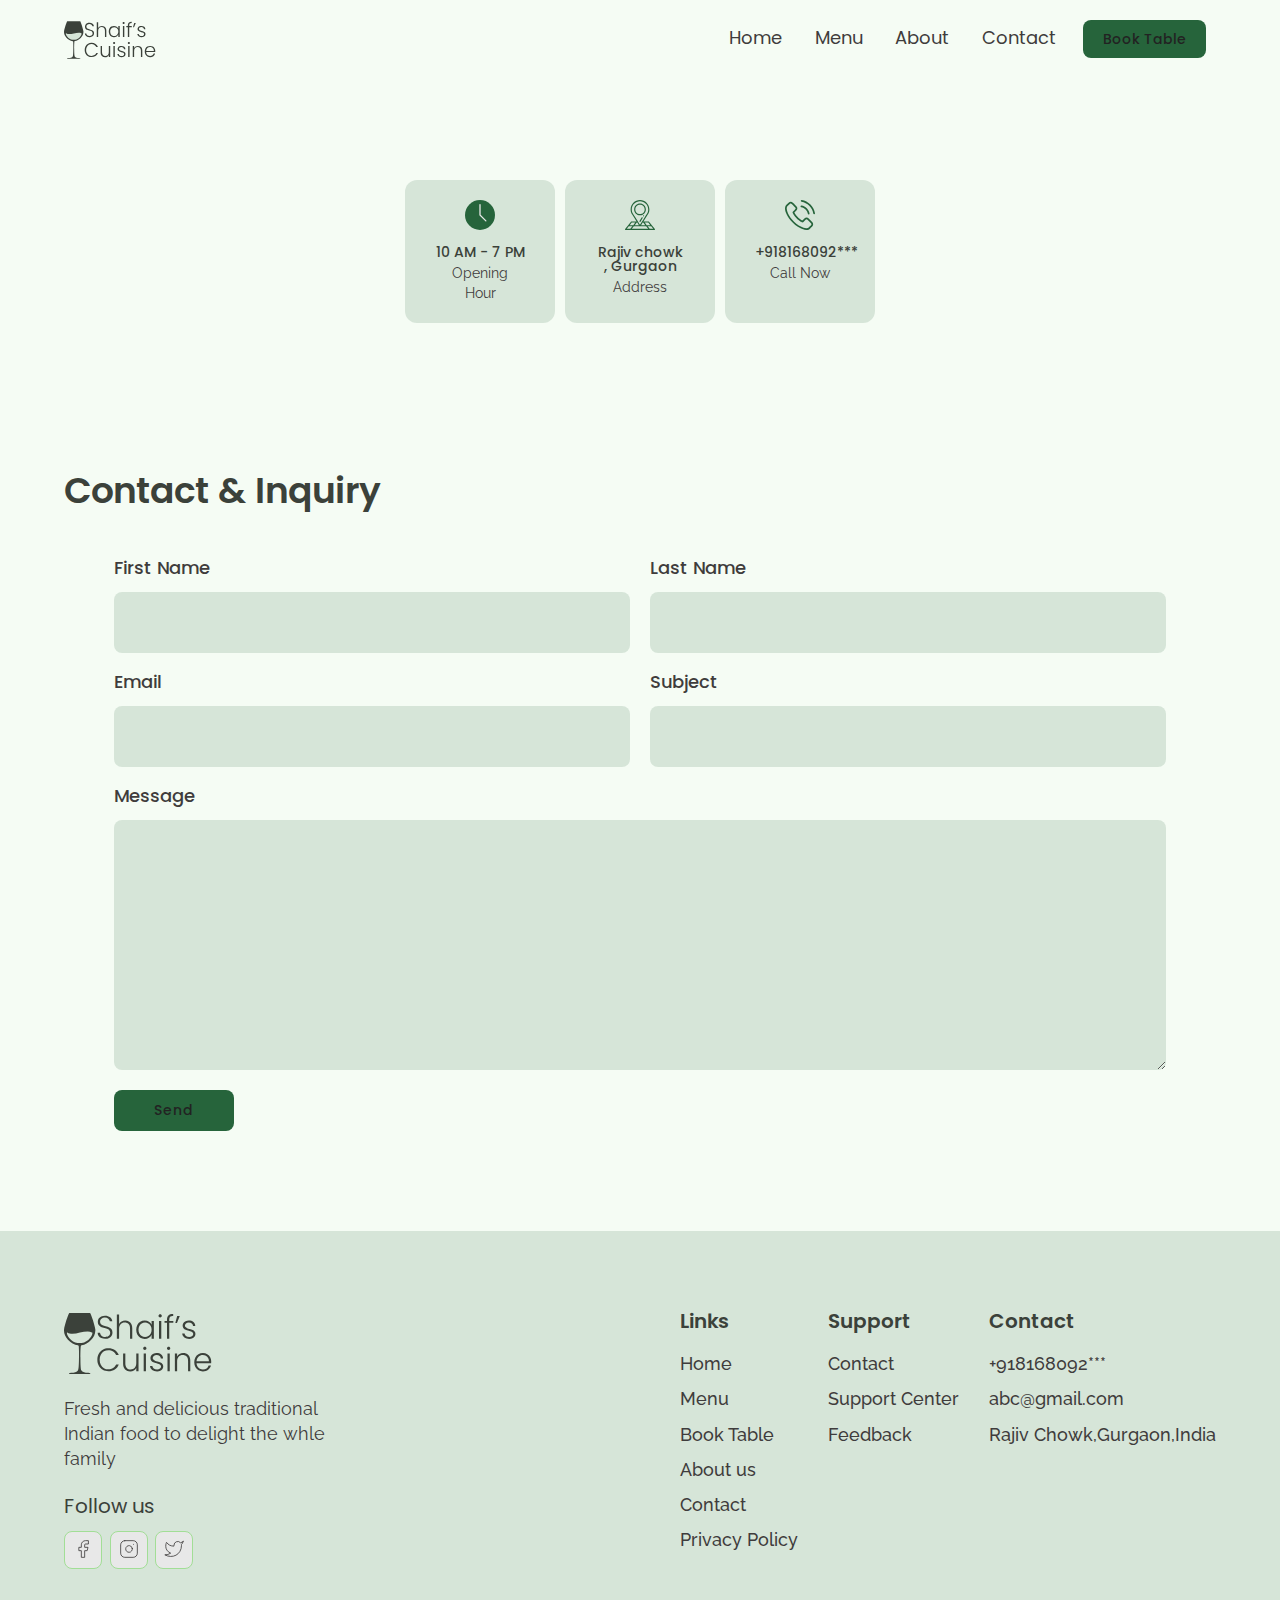
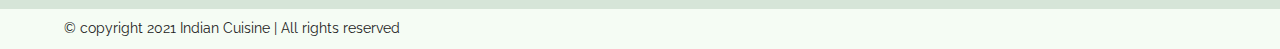
<file: contact.html>
<!DOCTYPE html>
<html lang = "eng">
<head>
    <meta charset="utf-8">
	<meta name="viewport" content="width=device-width, initial-scale=1">
	<title>Contact | Indian Cuisine</title>
    <link rel="stylesheet" href="./reset.css">
    <link rel="stylesheet" href="./globalStyles.css">
    <link rel="stylesheet" href="./components.css">

    <!-- AOS animation css-->
    <link rel="stylesheet" href="https://unpkg.com/aos@next/dist/aos.css"/>

</head>
<body>
   <!--navigation bar and menu -->
   <div class="nav">
     <div class="container">
        <div class="nav__wrapper">
            <a href="./index.html" class="logo">
                <img src="./images/logo.svg" alt="Indian Cuisine">
            </a>
            <nav>
                <div class="nav__icon">
         <!-- icon from github 1st visit feather icons then visit github-->
                    <svg
                    xmlns="http://www.w3.org/2000/svg"
                    width="24"
                    height="24"
                    viewBox="0 0 24 24"
                    fill="none"
                    stroke="currentColor"
                    stroke-width="2"
                    stroke-linecap="round"
                    stroke-linejoin="round"
                  >
                    <line x1="3" y1="12" x2="21" y2="12" />
                    <line x1="3" y1="6" x2="21" y2="6" />
                    <line x1="3" y1="18" x2="21" y2="18" />
                  </svg>
            </div>
            <div class="nav__bgOverlay"></div>
            <ul class="nav__list">
               <div class="nav__close">
                <!--svg tag defines a container for SVG graphics.-->
                <svg
                xmlns="http://www.w3.org/2000/svg"
                width="24"
                height="24"
                viewBox="0 0 24 24"
                fill="none"
                stroke="currentColor"
                stroke-width="2"
                stroke-linecap="round"
                stroke-linejoin="round"
                >
                <line x1="18" y1="6" x2="6" y2="18" />
                <line x1="6" y1="6" x2="18" y2="18" />
                 </svg>
               </div>
            <div class="nav__list__wrapper">
               <li> <a href="./index.html" class="nav__link" >Home</a> </li>
               <li> <a href="./menu.html" class="nav__link" >Menu</a> </li>
               <li> <a href="./about.html" class="nav__link" >About</a> </li>
               <li> <a href="./contact.html" class="nav__link" >Contact</a> </li>
               <li> <a href="./booking.html" class="btn primary-btn">Book Table</a></li>
            </div>
            </ul>
            </nav>
        </div>
     </div>
   </div>


  <!-- End navigation section-->
    <!--Store info section-->
  <section id="storeInfo" >
    <div class="container">
      <div class="storeInfo__wrapper">
        <div class="storeInfo__item">
          <div class="storeInfo__icon">
            <img src="./images/wall-clock-icon.svg" alt="icon">

          </div>
          <h3 class="storeInfo__title">
            10 AM - 7 PM
          </h3>
          <p class="storeInfo__text">
            Opening Hour
          </p>

        </div>
        <div class="storeInfo__item">
          <div class="storeInfo__icon">
            <img src="./images/address-icon.svg" alt="icon">

          </div>
          <h3 class="storeInfo__title">
            Rajiv chowk , Gurgaon
          </h3>
          <p class="storeInfo__text">
            Address
          </p>

        </div>
        <div class="storeInfo__item">
          <div class="storeInfo__icon">
            <img src="./images/phone-icon.svg" alt="icon">

          </div>
          <h3 class="storeInfo__title">
            +918168092***
          </h3>
          <p class="storeInfo__text">
            Call Now
          </p>

        </div>



      </div>
    </div>
  </section>

  <!--End of store info-->

 
  <!--Contact form section-->
    <section id="form">
      <div class="container">
        <h3 class="form__title">Contact & Inquiry</h3>
        <div class="form__wrapper">
          <form >
            <div class="form__group">
              <label for="firstName">First Name</label>
              <input type="text" id="firstName" name="first__name" required>
            </div>
            <div class="form__group">
              <label for="lasttName">Last Name</label>
              <input type="text" id="lastName" name="last__name" required>
            </div>
            <div class="form__group">
              <label for="email">Email</label>
              <input type="email" id="email" name="email" required>
            </div>
            <div class="form__group">
              <label for="subject">Subject</label>
              <input type="text" id="subject" name="subject" required>
            </div>
            <div class="form__group form__group__full">
              <label for="message">Message</label>
              <textarea name="message" id="message" cols="30" rows="10"></textarea>
            </div>
            <button type="submit" class="btn primary-btn">Send</button>
          </form>
        </div>
      </div>
    </section>

  <!--end of contact form section-->

    <!-- Footer that is located in bottom of the page-->
    <footer>
       <div class = "container">
          <div class = "footer__wrapper">
            <div class="footer__col1">
            <div class = "footer__logo">
              <img src="./images/logo.svg" alt = "Indian Cuisine">
            </div>
            <p class= "footer__desc" > 
                Fresh and delicious traditional Indian food to delight the whle family
            </p>
            <div class= "footer__socials" >
                <h4 class="footer__socials__title">Follow us</h4>
                <ol>
                    <li>
                        <a href="#">
                            <svg xmlns="http://www.w3.org/2000/svg" width="24" height="24" viewBox="0 0 24 24" fill="none"
                            stroke="currentColor" stroke-width="1" stroke-linecap="round" stroke-linejoin="round" >
                            <path d="M18 2h-3a5 5 0 0 0-5 5v3H7v4h3v8h4v-8h3l1-4h-4V7a1 1 0 0 1 1-1h3z" />
                           </svg>
                            
                    </a>
                  </li>
                  <li>
                      
                        <a href="#">
                          <svg
                          xmlns="http://www.w3.org/2000/svg"
                          width="24"
                          height="24"
                          viewBox="0 0 24 24"
                          fill="none"
                          stroke="currentColor"
                          stroke-width="1"
                          stroke-linecap="round"
                          stroke-linejoin="round"
                        >
                          <rect x="2" y="2" width="20" height="20" rx="5" ry="5" />
                          <path d="M16 11.37A4 4 0 1 1 12.63 8 4 4 0 0 1 16 11.37z" />
                          <line x1="17.5" y1="6.5" x2="17.51" y2="6.5" />
                        </svg>
                            
                        </a>
                      </li>
                        <li>
                        <a href="#">
                          <svg
                          xmlns="http://www.w3.org/2000/svg"
                          width="24"
                          height="24"
                          viewBox="0 0 24 24"
                          fill="none"
                          stroke="currentColor"
                          stroke-width="1"
                          stroke-linecap="round"
                          stroke-linejoin="round"
                        >
                          <path d="M23 3a10.9 10.9 0 0 1-3.14 1.53 4.48 4.48 0 0 0-7.86 3v1A10.66 10.66 0 0 1 3 4s-4 9 5 13a11.64 11.64 0 0 1-7 2c9 5 20 0 20-11.5a4.5 4.5 0 0 0-.08-.83A7.72 7.72 0 0 0 23 3z" />
                        </svg>

                        </a>
                    </li>
                </ol>




            </div>
            </div>
            <div class = "footer__col2">
              <h3 class = "footer__text__title">
                Links
              </h3>
              <ol class = "footer__text">
                <li>
                  <a href="./index.html">Home</a>
                </li>
                <li>
                  <a href="./menu.html">Menu</a>
                </li>
                <li>
                  <a href="./booking.html">Book Table</a>
                </li>
                <li>
                  <a href="./about.html">About us</a>
                </li>
                <li>
                  <a href="./contact.html">Contact</a>
                </li>
                <li>
                  <a href="#" >Privacy Policy</a>
                </li>
              </ol>
            </div>
            <div class = "footer__col3">
              <h3 class = "footer__text__title">
                Support
              </h3>
              <ol class = "footer__text">
                <li>
                  <a href="./contact.html">Contact</a>
                </li>
                <li>
                  <a href="#">Support Center</a>
                </li>
                <li>
                  <a href="#">Feedback</a>
                </li>
                
              </ol>
            </div>
            <div class = "footer__col4">
              <h3 class = "footer__text__title">
                Contact
              </h3>
              <ol class = "footer__text">
                <li>
                  <a href="tel:+918168092***">+918168092***</a>
                </li>
                <li>
                  <a href="mailto:abc@gmail.com">abc@gmail.com</a>
                </li>
                <li>
                  <a href="#">Rajiv Chowk,Gurgaon,India</a>
                </li>
                
              </ol>
            </div>

          </div>
       </div>

    </footer> 
    <div id="copyright">
      <div class="container">
        <p class="copyright__text">
          © copyright 2021 Indian Cuisine | All rights reserved
        </p>
      </div>
    </div>


    <!--end footer-->

    <!--AOS animation script-->
    <script src="https://unpkg.com/aos@next/dist/aos.css"></script>
<!--custom script and enabling the main java script from index.html-->
<script src="./main.js"></script>
</body>

</html>
</file>
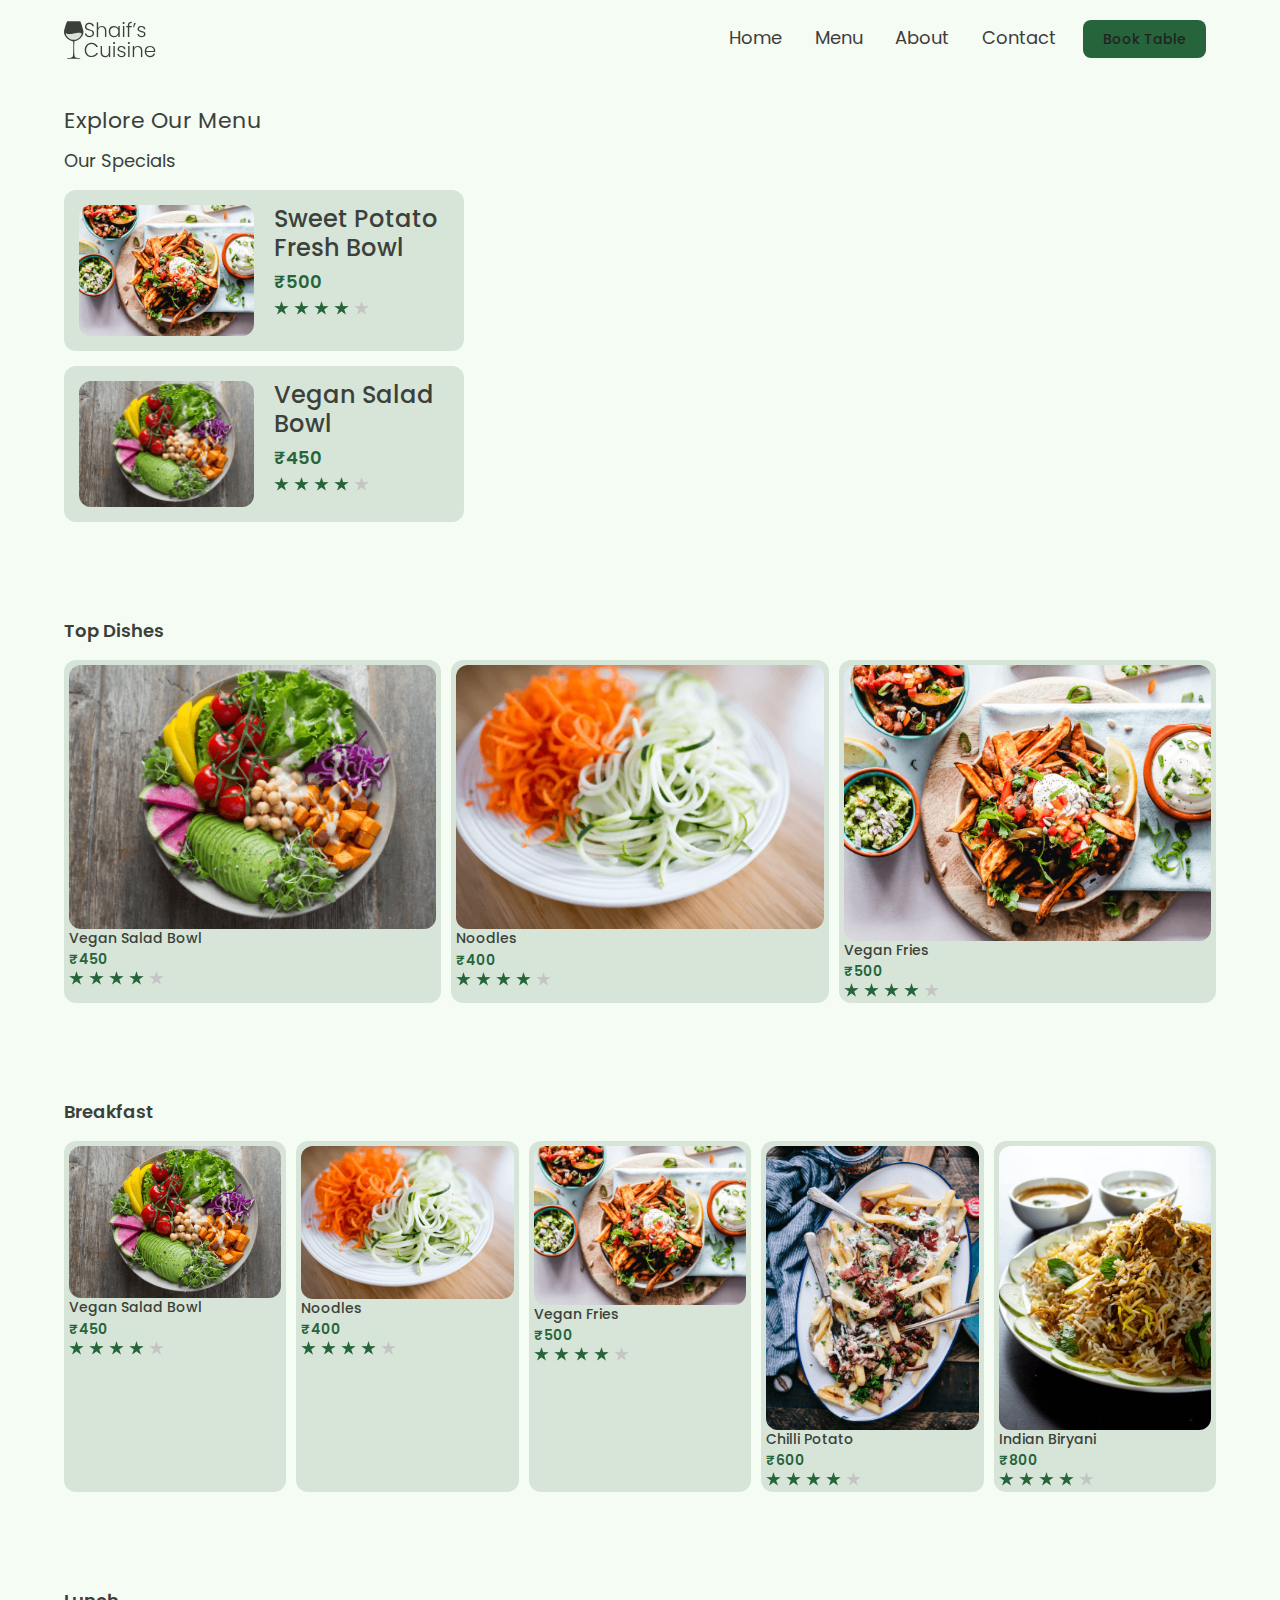
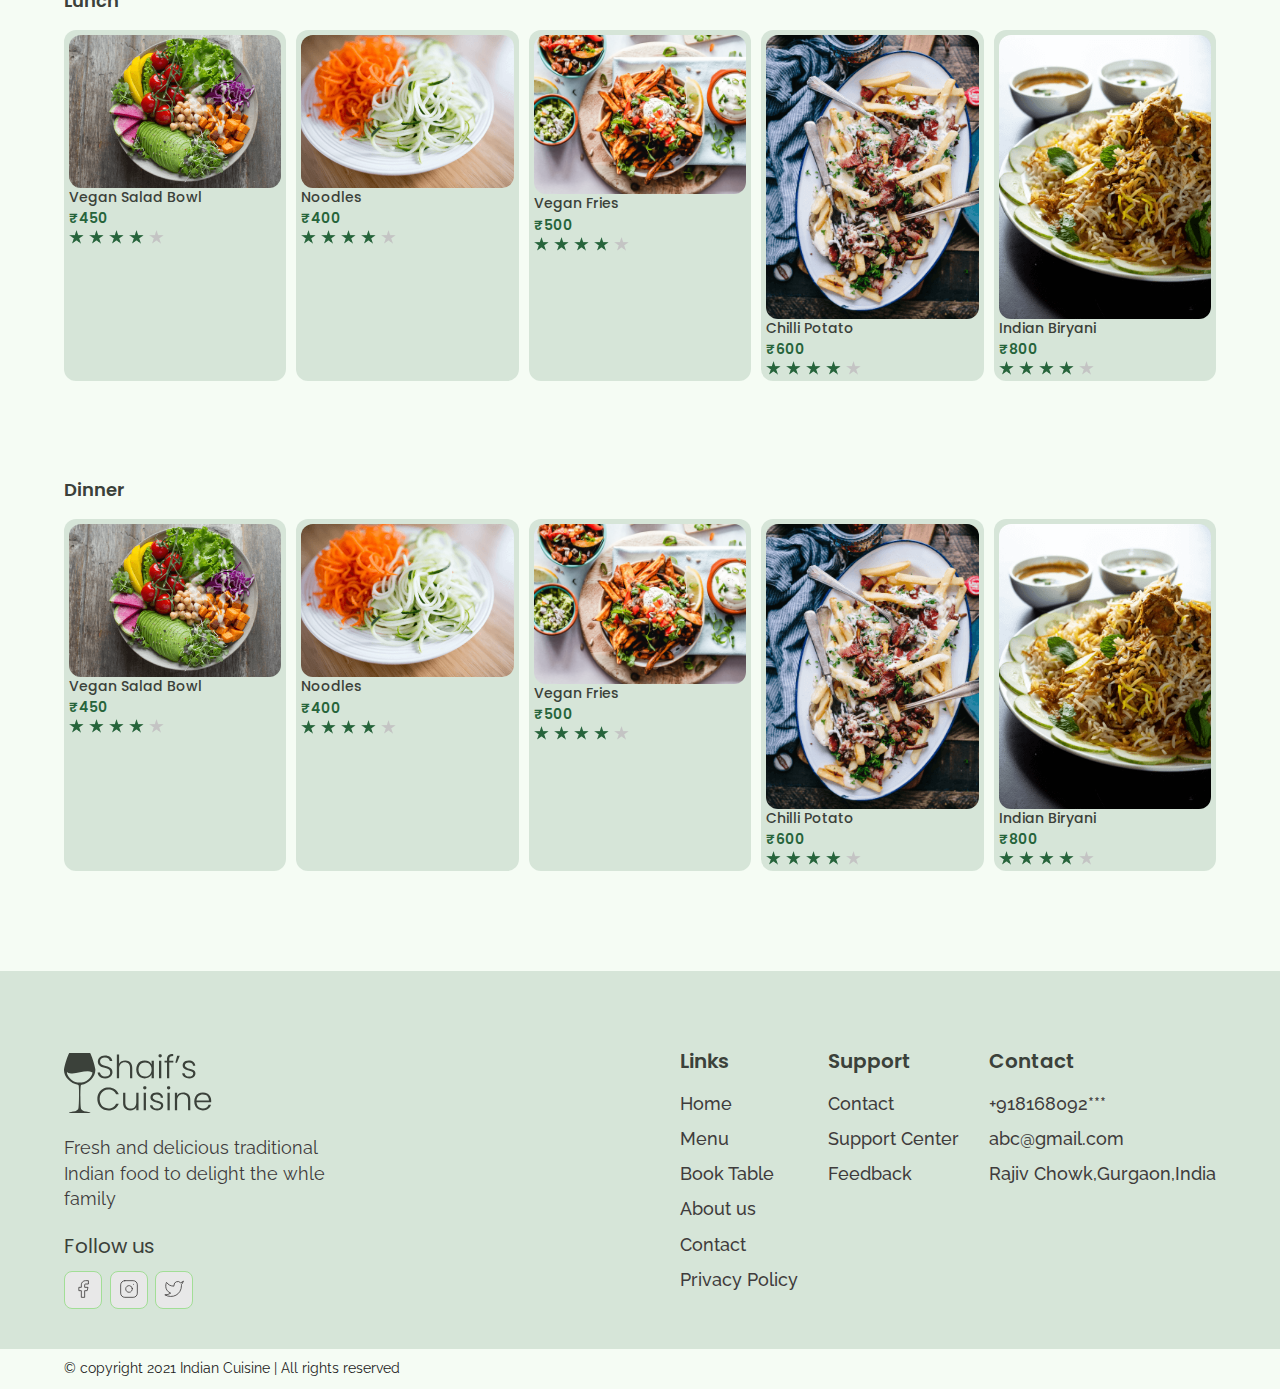
<file: menu.html>
<!DOCTYPE html>
<html lang = "eng">
<head>
    <meta charset="utf-8">
	<meta name="viewport" content="width=device-width, initial-scale=1">
	<title> Menu | Indian Cuisine</title>
    <link rel="stylesheet" href="./reset.css">
    <link rel="stylesheet" href="./globalStyles.css">
    <link rel="stylesheet" href="./components.css">
    <link rel="stylesheet" href="./menu.css">

    <!-- AOS animation css-->
    <link rel="stylesheet" href="https://unpkg.com/aos@next/dist/aos.css"/>

</head>
<body>
   <!--navigation bar and menu -->
   <div class="nav">
     <div class="container">
        <div class="nav__wrapper">
            <a href="./index.html" class="logo">
                <img src="./images/logo.svg" alt="Indian Cuisine">
            </a>
            <nav>
                <div class="nav__icon">
         <!-- icon from github 1st visit feather icons then visit github-->
                    <svg
                    xmlns="http://www.w3.org/2000/svg"
                    width="24"
                    height="24"
                    viewBox="0 0 24 24"
                    fill="none"
                    stroke="currentColor"
                    stroke-width="2"
                    stroke-linecap="round"
                    stroke-linejoin="round"
                  >
                    <line x1="3" y1="12" x2="21" y2="12" />
                    <line x1="3" y1="6" x2="21" y2="6" />
                    <line x1="3" y1="18" x2="21" y2="18" />
                  </svg>
            </div>
            <div class="nav__bgOverlay"></div>
            <ul class="nav__list">
               <div class="nav__close">
                <!--svg tag defines a container for SVG graphics.-->
                <svg
                xmlns="http://www.w3.org/2000/svg"
                width="24"
                height="24"
                viewBox="0 0 24 24"
                fill="none"
                stroke="currentColor"
                stroke-width="2"
                stroke-linecap="round"
                stroke-linejoin="round"
                >
                <line x1="18" y1="6" x2="6" y2="18" />
                <line x1="6" y1="6" x2="18" y2="18" />
                 </svg>
               </div>
            <div class="nav__list__wrapper">
               <li> <a href="./index.html" class="nav__link" >Home</a> </li>
               <li> <a href="./menu.html" class="nav__link" >Menu</a> </li>
               <li> <a href="./about.html" class="nav__link" >About</a> </li>
               <li> <a href="./contact.html" class="nav__link" >Contact</a> </li>
               <li> <a href="./booking.html" class="btn primary-btn">Book Table</a></li>
            </div>
            </ul>
            </nav>
        </div>
     </div>
   </div>


  <!-- End navigation section-->
  <!--page title-->
  <section id="page__title">
    <div class="container">
      <h2 class="page__title__text">
        Explore Our Menu
      </h2>
    </div>
  </section>
  <!--end of page title-->
  <!--Our special section-->
  <section id="ourSpecials">
    <div class="container">
      <h3 class="ourSpecials__title">
        Our Specials
      </h3>
      <div class="ourSpecials__wrapper">
        <div class="ourSpecials__item">
          <div class="ourSpecials__item__img">
            <img src="./images/food-3.png" alt="food image">
          </div>
          <div class="ourSpecials__item__info">
            <h3 class="ourSpecials__item__title">
              Sweet Potato Fresh Bowl
            </h3>
            <h4 class="ourSpecials__item__price">
              ₹500
            </h4>
            <div class="ourSpecials__item__stars">
              <img src="./images/3star.png" alt="stars">
            </div>
          </div>
        </div>
        
        <div class="ourSpecials__item">
          <div class="ourSpecials__item__img">
            <img src="./images/food-1.png" alt="food image">
          </div>
          <div class="ourSpecials__item__info">
            <h3 class="ourSpecials__item__title">
              Vegan Salad Bowl
            </h3>
            <h4 class="ourSpecials__item__price">
              ₹450
            </h4>
            <div class="ourSpecials__item__stars">
              <img src="./images/3star.png" alt="stars">
            </div>
          </div>
        </div>
      </div>
    </div>
  </section>
  <!--end of our sepecial section-->
<!--Top dishes-->
<section id="dishGrid">
  <div class="container">
    <h2 class="dishGrid__title">
      Top Dishes
    </h2>
    <div class="dishGrid__wrapper">
      <div class="dishGrid__item">
        <div class="dishGrid__item__img">
          <img src="./images/food-1.png" alt="food img">
        </div>
        <div class="dishGrid__item__info">
          <h3 class="dishGrid__item__title">
            Vegan Salad Bowl
          </h3>
          <h3 class="dishGrid__item__price">₹450</h3>
          <div class="dishGrid__item__stars">
            <img src="./images/3star.png" alt="3 stars">
          </div>

        </div>
      </div>
      <div class="dishGrid__item">
        <div class="dishGrid__item__img">
          <img src="./images/food-2.png" alt="food img">
        </div>
        <div class="dishGrid__item__info">
          <h3 class="dishGrid__item__title">
            Noodles
          </h3>
          <h3 class="dishGrid__item__price">₹400</h3>
          <div class="dishGrid__item__stars">
            <img src="./images/3star.png" alt="3 stars">
          </div>

        </div>
      </div>
      <div class="dishGrid__item">
        <div class="dishGrid__item__img">
          <img src="./images/food-3.png" alt="food img">
        </div>
        <div class="dishGrid__item__info">
          <h3 class="dishGrid__item__title">
            Vegan Fries 
          </h3>
          <h3 class="dishGrid__item__price">₹500</h3>
          <div class="dishGrid__item__stars">
            <img src="./images/3star.png" alt="3 stars">
          </div>

        </div>
      </div>
    </div>
  </div>
</section>
<!--End os top dishes-->
<!--Breakfast-->
<section id="dishGrid">
  <div class="container">
    <h2 class="dishGrid__title">
      Breakfast
    </h2>
    <div class="dishGrid__wrapper">
      <div class="dishGrid__item">
        <div class="dishGrid__item__img">
          <img src="./images/food-1.png" alt="food img">
        </div>
        <div class="dishGrid__item__info">
          <h3 class="dishGrid__item__title">
            Vegan Salad Bowl
          </h3>
          <h3 class="dishGrid__item__price">₹450</h3>
          <div class="dishGrid__item__stars">
            <img src="./images/3star.png" alt="3 stars">
          </div>

        </div>
      </div>
      <div class="dishGrid__item">
        <div class="dishGrid__item__img">
          <img src="./images/food-2.png" alt="food img">
        </div>
        <div class="dishGrid__item__info">
          <h3 class="dishGrid__item__title">
            Noodles
          </h3>
          <h3 class="dishGrid__item__price">₹400</h3>
          <div class="dishGrid__item__stars">
            <img src="./images/3star.png" alt="3 stars">
          </div>

        </div>
      </div>
      <div class="dishGrid__item">
        <div class="dishGrid__item__img">
          <img src="./images/food-3.png" alt="food img">
        </div>
        <div class="dishGrid__item__info">
          <h3 class="dishGrid__item__title">
            Vegan Fries 
          </h3>
          <h3 class="dishGrid__item__price">₹500</h3>
          <div class="dishGrid__item__stars">
            <img src="./images/3star.png" alt="3 stars">
          </div>

        </div>
      </div>
      <div class="dishGrid__item">
        <div class="dishGrid__item__img">
          <img src="./images/food-4.png" alt="food img">
        </div>
        <div class="dishGrid__item__info">
          <h3 class="dishGrid__item__title">
            Chilli Potato
          </h3>
          <h3 class="dishGrid__item__price">₹600</h3>
          <div class="dishGrid__item__stars">
            <img src="./images/3star.png" alt="3 stars">
          </div>

        </div>
      </div>
      <div class="dishGrid__item">
        <div class="dishGrid__item__img">
          <img src="./images/food-5.png" alt="food img">
        </div>
        <div class="dishGrid__item__info">
          <h3 class="dishGrid__item__title">
            Indian Biryani
          </h3>
          <h3 class="dishGrid__item__price">₹800</h3>
          <div class="dishGrid__item__stars">
            <img src="./images/3star.png" alt="3 stars">
          </div>

        </div>
      </div>
    </div>
  </div>
</section>
<!--End of breakfast-->
<!--Lunch start-->
<section id="dishGrid">
  <div class="container">
    <h2 class="dishGrid__title">
      Lunch
    </h2>
    <div class="dishGrid__wrapper">
      <div class="dishGrid__item">
        <div class="dishGrid__item__img">
          <img src="./images/food-1.png" alt="food img">
        </div>
        <div class="dishGrid__item__info">
          <h3 class="dishGrid__item__title">
            Vegan Salad Bowl
          </h3>
          <h3 class="dishGrid__item__price">₹450</h3>
          <div class="dishGrid__item__stars">
            <img src="./images/3star.png" alt="3 stars">
          </div>

        </div>
      </div>
      <div class="dishGrid__item">
        <div class="dishGrid__item__img">
          <img src="./images/food-2.png" alt="food img">
        </div>
        <div class="dishGrid__item__info">
          <h3 class="dishGrid__item__title">
            Noodles
          </h3>
          <h3 class="dishGrid__item__price">₹400</h3>
          <div class="dishGrid__item__stars">
            <img src="./images/3star.png" alt="3 stars">
          </div>

        </div>
      </div>
      <div class="dishGrid__item">
        <div class="dishGrid__item__img">
          <img src="./images/food-3.png" alt="food img">
        </div>
        <div class="dishGrid__item__info">
          <h3 class="dishGrid__item__title">
            Vegan Fries 
          </h3>
          <h3 class="dishGrid__item__price">₹500</h3>
          <div class="dishGrid__item__stars">
            <img src="./images/3star.png" alt="3 stars">
          </div>

        </div>
      </div>
      <div class="dishGrid__item">
        <div class="dishGrid__item__img">
          <img src="./images/food-4.png" alt="food img">
        </div>
        <div class="dishGrid__item__info">
          <h3 class="dishGrid__item__title">
            Chilli Potato
          </h3>
          <h3 class="dishGrid__item__price">₹600</h3>
          <div class="dishGrid__item__stars">
            <img src="./images/3star.png" alt="3 stars">
          </div>

        </div>
      </div>
      <div class="dishGrid__item">
        <div class="dishGrid__item__img">
          <img src="./images/food-5.png" alt="food img">
        </div>
        <div class="dishGrid__item__info">
          <h3 class="dishGrid__item__title">
            Indian Biryani
          </h3>
          <h3 class="dishGrid__item__price">₹800</h3>
          <div class="dishGrid__item__stars">
            <img src="./images/3star.png" alt="3 stars">
          </div>

        </div>
      </div>
    </div>
  </div>
</section>
<!--End of lunch-->
<!--start of dinner-->
<section id = "dishGrid">
  <div class="container">
    <h2 class="dishGrid__title">
      Dinner
    </h2>
    <div class="dishGrid__wrapper">
      <div class="dishGrid__item">
        <div class="dishGrid__item__img">
          <img src="./images/food-1.png" alt="food img">
        </div>
        <div class="dishGrid__item__info">
          <h3 class="dishGrid__item__title">
            Vegan Salad Bowl
          </h3>
          <h3 class="dishGrid__item__price">₹450</h3>
          <div class="dishGrid__item__stars">
            <img src="./images/3star.png" alt="3 stars">
          </div>

        </div>
      </div>
      <div class="dishGrid__item">
        <div class="dishGrid__item__img">
          <img src="./images/food-2.png" alt="food img">
        </div>
        <div class="dishGrid__item__info">
          <h3 class="dishGrid__item__title">
            Noodles
          </h3>
          <h3 class="dishGrid__item__price">₹400</h3>
          <div class="dishGrid__item__stars">
            <img src="./images/3star.png" alt="3 stars">
          </div>

        </div>
      </div>
      <div class="dishGrid__item">
        <div class="dishGrid__item__img">
          <img src="./images/food-3.png" alt="food img">
        </div>
        <div class="dishGrid__item__info">
          <h3 class="dishGrid__item__title">
            Vegan Fries 
          </h3>
          <h3 class="dishGrid__item__price">₹500</h3>
          <div class="dishGrid__item__stars">
            <img src="./images/3star.png" alt="3 stars">
          </div>

        </div>
      </div>
      <div class="dishGrid__item">
        <div class="dishGrid__item__img">
          <img src="./images/food-4.png" alt="food img">
        </div>
        <div class="dishGrid__item__info">
          <h3 class="dishGrid__item__title">
            Chilli Potato
          </h3>
          <h3 class="dishGrid__item__price">₹600</h3>
          <div class="dishGrid__item__stars">
            <img src="./images/3star.png" alt="3 stars">
          </div>

        </div>
      </div>
      <div class="dishGrid__item">
        <div class="dishGrid__item__img">
          <img src="./images/food-5.png" alt="food img">
        </div>
        <div class="dishGrid__item__info">
          <h3 class="dishGrid__item__title">
            Indian Biryani
          </h3>
          <h3 class="dishGrid__item__price">₹800</h3>
          <div class="dishGrid__item__stars">
            <img src="./images/3star.png" alt="3 stars">
          </div>

        </div>
      </div>
    </div>
  </div>
</section>
<!--End of dinner-->
    <!-- Footer that is located in bottom of the page-->
    <footer>
       <div class = "container">
          <div class = "footer__wrapper">
            <div class="footer__col1">
            <div class = "footer__logo">
              <img src="./images/logo.svg" alt = "Indian Cuisine">
            </div>
            <p class= "footer__desc" > 
                Fresh and delicious traditional Indian food to delight the whle family
            </p>
            <div class= "footer__socials" >
                <h4 class="footer__socials__title">Follow us</h4>
                <ol>
                    <li>
                        <a href="#">
                            <svg xmlns="http://www.w3.org/2000/svg" width="24" height="24" viewBox="0 0 24 24" fill="none"
                            stroke="currentColor" stroke-width="1" stroke-linecap="round" stroke-linejoin="round" >
                            <path d="M18 2h-3a5 5 0 0 0-5 5v3H7v4h3v8h4v-8h3l1-4h-4V7a1 1 0 0 1 1-1h3z" />
                           </svg>
                            
                    </a>
                  </li>
                  <li>
                      
                        <a href="#">
                          <svg
                          xmlns="http://www.w3.org/2000/svg"
                          width="24"
                          height="24"
                          viewBox="0 0 24 24"
                          fill="none"
                          stroke="currentColor"
                          stroke-width="1"
                          stroke-linecap="round"
                          stroke-linejoin="round"
                        >
                          <rect x="2" y="2" width="20" height="20" rx="5" ry="5" />
                          <path d="M16 11.37A4 4 0 1 1 12.63 8 4 4 0 0 1 16 11.37z" />
                          <line x1="17.5" y1="6.5" x2="17.51" y2="6.5" />
                        </svg>
                            
                        </a>
                      </li>
                        <li>
                        <a href="#">
                          <svg
                          xmlns="http://www.w3.org/2000/svg"
                          width="24"
                          height="24"
                          viewBox="0 0 24 24"
                          fill="none"
                          stroke="currentColor"
                          stroke-width="1"
                          stroke-linecap="round"
                          stroke-linejoin="round"
                        >
                          <path d="M23 3a10.9 10.9 0 0 1-3.14 1.53 4.48 4.48 0 0 0-7.86 3v1A10.66 10.66 0 0 1 3 4s-4 9 5 13a11.64 11.64 0 0 1-7 2c9 5 20 0 20-11.5a4.5 4.5 0 0 0-.08-.83A7.72 7.72 0 0 0 23 3z" />
                        </svg>

                        </a>
                    </li>
                </ol>




            </div>
            </div>
            <div class = "footer__col2">
              <h3 class = "footer__text__title">
                Links
              </h3>
              <ol class = "footer__text">
                <li>
                  <a href="./index.html">Home</a>
                </li>
                <li>
                  <a href="./menu.html">Menu</a>
                </li>
                <li>
                  <a href="./booking.html">Book Table</a>
                </li>
                <li>
                  <a href="./about.html">About us</a>
                </li>
                <li>
                  <a href="./contact.html">Contact</a>
                </li>
                <li>
                  <a href="#" >Privacy Policy</a>
                </li>
              </ol>
            </div>
            <div class = "footer__col3">
              <h3 class = "footer__text__title">
                Support
              </h3>
              <ol class = "footer__text">
                <li>
                  <a href="./contact.html">Contact</a>
                </li>
                <li>
                  <a href="#">Support Center</a>
                </li>
                <li>
                  <a href="#">Feedback</a>
                </li>
                
              </ol>
            </div>
            <div class = "footer__col4">
              <h3 class = "footer__text__title">
                Contact
              </h3>
              <ol class = "footer__text">
                <li>
                  <a href="tel:+918168092***">+918168092***</a>
                </li>
                <li>
                  <a href="mailto:abc@gmail.com">abc@gmail.com</a>
                </li>
                <li>
                  <a href="#">Rajiv Chowk,Gurgaon,India</a>
                </li>
                
              </ol>
            </div>

          </div>
       </div>

    </footer> 
    <div id="copyright">
      <div class="container">
        <p class="copyright__text">
          © copyright 2021 Indian Cuisine | All rights reserved
        </p>
      </div>
    </div>


    <!--end footer-->

    <!--AOS animation script-->
    <script src="https://unpkg.com/aos@next/dist/aos.css"></script>
<!--custom script and enabling the main java script from index.html-->
<script src="./main.js"></script>
</body>

</html>
</file>
<file: globalStyles.css>
@import url('https://fonts.googleapis.com/css2?family=Poppins:wght@500;600&family=Raleway:wght@400;500;600&display=swap');
html{
    font-size: 10px;
    overflow: hidden;
}
:root{
    --green-1:#26643b;
    --green-2:#a2de96;
    --lightgreen-1:#d6e5d8;
    --lightgreen-2:#f5fcf4;
    --black-1:#3b413a;
    --black-2:#3f3c3c;
    --black-3:#5b6359;
    --white-1:#e8e8e8;
}
body{
    background-color: var(--lightgreen-2);
    overflow-x: hidden;
}
/* overflow is used to not make use od horizontol scrollbar */
/*The overflow property specifies whether to clip the content or to add scrollbars when the content of an element is too big to fit in the specified area.*/
section{
    padding: 100px 0;
}
 /* if screen is smalller like mobile phone */
@media only screen and (max width: 768px){
    section{
        padding: 50px 0;
    }
}

.container{
    max-width: 1200px;  /* the content remain inside 1200px*/
    width: 90%;
    margin: 0 auto; /* to keep everything in the centre */
}
img{
    width: 100%;
    height: 100%;
    object-fit: contain;
}

h1,
h2,
h3,
h4 {
  font-family: 'Poppins', sans-serif;
}
p{
    font-family: 'Raleway', sans-serif;
    font-weight: 400;
    line-height: 1.4em;
    font-size: 1.8rem;   /* 1.8rem is equal to 18px*/
}
a{
    display: inline-block; /*put several links in a row, and they will display in a line.*/
    text-decoration: none;
}
</file>
<file: components.css>
/* nav styles */
.nav{
   padding: 2rem 0;
}
.nav__icon,
.nav__close,
/* bgOverlay  create a linear gradient overlay effect over an image. This will create a beautiful gradient overlay effect that you can use on your landing pages*/
.nav__bgOverlay {
    display: none;
}
/*The wrap attribute specifies how the text in a text area is to be wrapped when submitted in a form.*/
.nav__wrapper {
    /*flex means that the elements are one after another */
    display: flex;
    justify-content: space-between;
}
.nav__list li {
    display: inline-block;
    margin: 0 1rem;
}
.nav__list .nav__link{
    font-size: 1.8rem;
    font-family: 'Poppins';
    color: var(--black-2);
    padding: 0.5rem;
}
.nav__list li:hover .nav__link{
    color: var(--green-1);

}

@media only screen and(max width: 768px) {
    .nav{
        position: relative;
    }
    .nav__icon{
        display: block;
    }
    .nav__icon svg,
    .nav__close svg{
        pointer-events: none;
        height: 30px;
        width: 30px;
    }
    .nav__close {
        display: block;
        position:absolute;
        color: var(--black-1);
        right: 1rem;
        top: 1rem;
        cursor: pointer;
    }
    .nav__list{
        z-index: 1000;
        position: absolute;
        left: 100%;
        top: 0;
        height: 100vh;
        width: 80%;
        background-color: var(--lightgreen-1);
        display: flex;
        align-items: center;
        justify-content: flex-end;
        padding-right: 2rem;
        transform: translateX(0%);
        overflow: hidden; /*when someone will go outside of the element it will be hidden*/
        transition: .3s ease-in transform;
    }
    .nav__list.show {
        transform: translateX(-100%);
    }
    .nav__list li{
        display: block;
        text-align: right;
        margin-bottom: 2rem;
    }
    .nav__list{
        font-size: 1.6rem;
    }
    .nav__bgOverlay{
        position:absolute;
        left: 0;
        top: 0;
        z-index: 1000;
        height: 100vh;
        width: 100%;
        background-color:rgba(18,24,14, 0.808);
        display: none;
    }
    /* while using active class overlay is working */
    .nav__bgOverlay.active{
        display: active;


    }
}


/*global button styles */
.btn{
    color: var(--green-1);
    font-family: 'Poppins';
    font-weight: 500;
    border-radius: 8px;
    font-size: 1.4rem;
    padding: 1.2rem 2rem;
}
.primary-btn{
    color: var(--white1);
    background: var(--green-1);
}

@media only screen and(min width: 768px) {
    .btn {
        padding: 1.3rem 2rem;
        font-size: 2rem;
    }
    
}
/* Footer styles*/

footer{
    background-color: var(--lightgreen-1);
    padding-top: 5rem;
    padding-bottom: 2rem;
}
.footer__wrapper{
    /*dislay in flex means Displays an element as a block-level flex container*/
    /* The display property specifies the display behavior (the type of rendering box) of an element.*/
    display: flex;
    /*The flex-direction property specifies the direction of the flexible items.*/
    /*The flexible items are displayed vertically, as a column.*/
    flex-direction: column;
    gap: 3rem;
}
.footer__logo{
    width: 150px;
    margin-bottom: 2rem;

}
.footer__desc{
    font-size: 1.4rem;
    color: var(--black-2);
    margin-bottom: 2rem;
}
.footer__socials__title{
    font-size: 1.8rem;
    color: var(--black-1);
    margin-bottom: 1rem;
}
.footer__socials li{
    display: inline-block;
    margin-right: 0.5rem;  
}
.footer__socials a{
    padding: 0.5rem 0.8rem;
    background-color: var(--white-1);
    border: 1px solid var(--green-2);
    border-radius: 8px;
}
.footer__socials svg{
    width: 20px;
    color: var(--black-2);
}
.footer__text__title{
    font-size: 1.8rem;
    margin-bottom: 1rem;
    color: var(--black-1);
    font-weight: 600;
}
.footer__text a{
    font-size: 1.4rem;
    margin-bottom: 0.5rem;
    color: var(--black-2);
    font-family: Raleway;
    font-weight: 500;
    /* em depend on the font size*/
    line-height: 1.4em;
}
@media only screen and (min-width: 768px){
    footer{
        padding-top: 8rem;
        padding-bottom: 4rem;
    }
    .footer__wrapper{
        flex-direction: row;
    }
    .footer__col1{
        flex: 4;       
    }
    .footer__col2,
    .footer__col3,
    .footer__col4{
        float:2;
    }
    .footer__desc{
        max-width: 300px;
        font-size: 1.8rem;
        margin-bottom: 2.5rem;

    }
    .footer__socials__title{
        font-size: 2rem;
        margin-bottom: 1.5rem;
    }
    .footer__text__title{
        font-size: 2rem;
        margin-bottom: 2rem;
    }
    .footer__text a{
        font-size: 1.8rem;
        margin-bottom: 1rem;
    }


}
#copyright{
    padding: 1rem 0;

}
.copyright__text{
    font-size: 1.4rem;
    text-align: centre;
}
@media only screen and (min-width 768px) {
    .copyright__text{
        font-size: 1.6rem;
        text-align: left;
    }
    
}
/*Store info styles*/
.storeInfo__wrapper{
    display: flex;
    /*all the three boxes are of equal weight and height*/
    align-items: stretch;
    justify-content: center;
    flex-wrap: wrap;
    gap: 1rem;
}
.storeInfo__item{
    background-color: var(--lightgreen-1);
    padding: 20px 30px;
    text-align: center;
    border-radius: 12px;
    width: 150px;
}
.storeInfo__icon{
    width: 30px;
    margin: 0 auto;
    margin-bottom: 1.5rem;
}
.storeInfo__title{
    font-size: 1.4rem;
    font-family: Poppins;
    font-weight: 500;
    margin-bottom: 0.5rem;
    color: var(--black-1);
}
.storeInfo__text{
    font-size: 1.4rem;
    font-family: Raleway;
    color: var(--black-2);
}
@media only screen and(min-width: 768px) {
    .storeInfo__wrapper{
        gap: 2rem;

    }
    .storeInfo__item{
        min-width: 200px;
        padding: 40px 0;
    }
    .storeInfo__icon{
        width: 47px;
        margin-bottom: 2.5rem;
    }
    .storeInfo__title{
        font-size: 1.8rem;
        margin-bottom: 1rem;
        
    }
    .footer__text{
        font-size: 1.6rem;
    }
}
/*DishGrid styles*/
.dishGrid__title{
    font-size: 1.8rem;
    margin-bottom: 2rem;
    font-weight: 600;
    color: var(--black-1);
}
.dishGrid__wrapper{
    display: grid;
    grid-template-columns: repeat(auto-fit,minmax(140px,1fr));
    gap: 1rem;

}
.dishGrid__item{
    display: flex;
    flex-direction: column;
    background-color: var(--lightgreen-1);
    padding: 0.5rem;
    gap: o.5rem;
    border-radius: 12px ;
}
.dishGrid__item__img{
    flex: 4;
}
.dishGrid__item__info{
    flex: 5;   
}
.dishGrid__item__img img{
    object-fit: cover;
    border-radius: 12px;
}
.dishGrid__item__title{
    font-size: 1.4rem;
    line-height:1.3em;
    font-weight: 500;
    color: var(--black-1);
    margin-bottom: 0.5rem;   
}
.dishGrid__item__price{
    font-size: 1.4rem;
    color: var(--green-1);
    font-weight:600 ;
    margin-bottom: 0.5rem;
}
.dishGrid__item__stars{
    max-height: 15px;
    width: max-content;
}
@media only screen and(min-width: 768px){
    .dishGrid__title{
        font-size: 2.4rem;
    }
    .dishGrid__wrapper{
        grid-template-columns: repeat(auto-fit,minmax(350px,1fr));
        gap: 3rem;

    }
    .dishGrid__item{
        flex-direction: row;
        padding: 1.5rem;
        border-radius: 12px;
        gap: 1rem;
    }
    .dishGrid__item__title{
        font-size: 2.4rem;
        margin-bottom: 1rem;
    }
    .dishGrid__item__price{
        font-size: 2rem;
        margin-bottom: 1rem;
    }  
}
/*form styles */
#form{
    padding: 5rem 0;
}
.form__title{
    font-size: 1.8rem;
    color: var(--black-1);
    font-weight: 600;

}
.form__wrapper{
    padding: 3rem 0;
}
.form__wrapper form{
    display: grid;
    grid-template-columns: 1fr;
    gap: 2rem;
}
.form__group label{
    font-size: 1.6rem;
    font-family: Poppins;
    color: var(--black-2);
    font-weight: 500;
}
.form__group input,
.form__group textarea,
.form__group select{
    width: 100%;
    border: none;
    background-color: var(--lightgreen-1);
    font-size: none;
    font-family: Raleway;
    padding: 1.5rem;
    border-radius: 8px;
    margin-top: 0.5rem;
    color: var(--black-2);   
}
.form__group textarea{
    resize: vertical;
}
.form__wrapper button[type='submit']{
     width: max-content;
     border: none;
     padding: 1rem 4rem;
     font-weight: 500;
     letter-spacing: 0.1rem;
}
@media only screen and (min-width:768px) {
    .form__title{
        font-size: 3.6rem;
    }
    .form__wrapper{
        padding: 5rem;
    }
    .form__wrapper form{
        grid-template-columns: 1fr 1fr;
    }
    .form__group__full {
        grid-column: 1/3;
        /* error in this problem send and message are incorrectly placed.*/
    }
    .form__group label{
        font-size: 1.8rem;
    }
    .form__group input,
    .form__group textarea,
    .form__group select{
        font-size: 1.8rem;
        padding: 2rem;
        margin-top: 1.5rem;

    }
}
</file>
<file: home.css>
/* hero or home  section styles*/
.hero__wrapper{
    display: flex;
    align-items: center;
    justify-content: center;
    flex-direction: column-reverse;
    gap: 5rem;
}
  
.hero__left__wrapper{
    max-width: 360px;
}
.hero__imgWrapper{
    max-width: 400px;
    width: 80%;
    margin:0 auto;
}
.hero__heading{
    font-family: Poppins;
    font-weight: 600;
    line-height: 1.4em;
    text-align: center;
    font-size: 1.8rem;
    margin-bottom: 1.5rem;
    color: var(--black-1);
}
.hero__info{
    text-align: center;
    font-size: 1.4rem;
    margin-bottom: 1.5rem;
    color: var(--black-2);
}
.button__wrapper{
    text-align: center;
}

@media only screen and (min-width: 768px) {
    .hero__wrapper {
        flex-direction: row;
        gap: 0;
    }
    .hero__left{
        flex: 3;
    }
    .hero__right{
        flex: 4;
    }
    .hero__heading{
        font-size: 3.6rem;
        margin-bottom: 2rem;
        text-align: left;
    }
    .hero__info{
        margin-bottom: 2rem;
        text-align: left;
        font-size: 1.8rem;
    }
    .button__wrapper{
        text-align: left;
    }
    .hero__imgWrapper{
        max-width: none;
        width: 90%;
    }

}
/*Our specials section style*/
#ourSpecials{
    padding-top: 10rem;   
}
.ourSpecials__wrapper{
    display: flex;
    flex-direction: column;
    gap: 3rem;
}
.ourSpecials__left{
    display: flex;
    gap: 1rem;

}
.ourSpecials__item{
    background-color: var(--lightgreen-1);
    padding: 1.2rem;
    padding-top: 5rem;
    border-radius: 12px;
    width: 45%;
    margin: 0 auto;

}
.ourSpecials__item__img{
    margin-top: calc(-50% - 2rem);
    margin-bottom: 2rem;
    border-radius: 12px;
    height: 150px;
   overflow: hidden;

}
.ourSpecials__item__img img{
    object-fit: cover;
}
.ourSpecials__item__title{
    font-size: 1.4rem;

    color: var(--black-1);
    
    font-weight: 600;
    margin-bottom: 1rem;
}
.ourSpecials__item__price{
    color: var(--green-1);
    font-size: 1.4rem;
    font-weight: 600;
    margin-bottom: 1rem;
}
.ourSpecials__item__stars{
    height: 1.5rem;
    width: max-content;
    margin-bottom: 1rem;
}
.ourSpecials__item__text{
    font-size: 1.4rem;
    color: var(--black-2);
    font-weight: 500;

}
.ourSpecials__title{
    font-size: 1.8rem;
    
    margin-bottom: 1.5rem;   
    color: var(--black-1); 
}
.ourSpecials__text{
    font-size: 1.4rem;
    color: var(--black-2);
    margin-bottom: 1rem;
}
@media only screen and(min-width:768px) {
    #ourSpecials{
        padding-top: 15rem;        
    }
    #ourSpecials.container{
        max-width: 900px;
    }
    .ourSpecials__wrapper{
        flex-direction: row;

    }
    .ourSpecials__right{
        flex: 2;
    }                                          
    .ourSpecials__left{
        flex: 4;
        gap: 2rem;
    }
    .ourSpecials__item{
        padding: 2rem;
       
    }
    .ourSpecials__item__title{
        font-size: 2.4rem;
        line-height: 1.4em;
        margin-bottom: 1.5rem;
    }
    .ourSpecials__item__price{
        font-size: 1.8rem;
        margin-bottom: 1rem;

    }
    .ourSpecials__item__stars{
        margin-bottom: 2rem;
    }
    .ourSpecials__item__text{
        font-size: 1.6rem;
        
    }
    .ourSpecials__title{
        font-size: 3.6rem;
        margin-bottom: 1.5rem;
    }
    .ourSpecials__text{
        font-size: 1.8rem;
        margin-bottom: 1.5rem;
    }

}
@media only screen and(max-width:300px){
    .ourSpecials__left{
        flex-wrap:wrap ;
        gap: 10rem;

    }
    .ourSpecials__right{
        width: 100%;
    }
    
}
/*Discount Styles*/
.discount__wrapper{
    display: flex;
    flex-direction: column;
    padding: 1.5rem;
    border-radius: 12px;
    background: var(--lightgreen-1)  url(./images/discount-illustration.png) no-repeat bottom right / 100px;

}
.discount__images{
    display: flex;
    gap: 1rem;
    width: 100%;
    margin-bottom: 2rem;
}
.discount__img1{
    flex: 2;
}
.discount__img2{
    flex: 3;
}
.discount__images img{
    /* it will cover all the area around the images that is left unused*/
    object-fit: cover;
    border-radius: 12px;
}
.discount__text{
    font-size: 1.4rem;
    font-weight: 900;
    color: var(--green-1);
    margin-bottom: 0.5rem;

}
.discount__title{
    font-size: 1.8rem;
    color: var(--black-1);
    font-weight: 600;
    margin-bottom: 1rem;
}
.discount__price{
    font-size:1.4rem ;
    font-weight: 600;
    display: flex;
    gap: 1rem;
    margin-bottom: 1rem;
}
.discount__oldPrice{
    color: var(--black-2);
    /*it will cut the old price by a straight line*/
    text-decoration: line-through;
}
.discount__newPrice{
    color: var(--green-1);
}
.discount__stars{
    width: max-content;
    height: 15px;
    margin-bottom: 1rem;
}
@media only screen and(min-width:768px) {
    .discount__wrapper{
        flex-direction: row;
        gap: 4rem;
        padding: 2rem;
        align-items: center;
        background-size: 150px ;
        margin: 0 auto;      
    }
    .discount__images{
        flex: 5;
        margin-bottom: 0;
        gap: 2rem;
    }
    .discount__img1,
    .discount__img2,
    .discount__img3{
        flex: 1;
        height: 350px;
    }
    .discount__info{
        flex: 3;
    }
    .discount__text{
        font-size: 2.4rem;

    }
    .discount__item{
        font-size: 3.6rem;
        margin-bottom: 1.5rem;
    }
    .discount__price{
        font-size: 2.4rem;
    }
    .discount__stars{
        height: 20px;
        margin-bottom: 2rem;
    }
    
}
@media only screen and {max-width: 1000px);
    .discount__wrapper{
        gap: 2rem;
    }
    .discount__img3{
      display: none;
    }
    
}
/*Event media styles*/
.eventsMedia__wrapper{
    display: flex;
    gap: 1rem;

}
.eventsMedia__1{
    position: relative;
}
.eventsMedia__1__playButton{
    display: inline-block;
    position: absolute;
    left: 50%;
    top: 50%;
    transform: translate(-50%, -50%);
    max-width: 50px;
}
@media only screen and(min-width:768px){
    .eventsMedia__wrapper{
        gap: 2rem;
    }
    .eventsMedia__1__playButton{
        max-width:100px ;
    }
    
}
/*Events info section*/
#eventsInfo {
    padding: 0;
}
.eventsInfo__wrapper{
    display: flex;
    flex-direction: column;
}
.eventsInfo__item{
    display: flex;
    gap: 1rem;
    padding: 1rem;
    background: var(--lightgreen-1);
    margin-bottom: 1.5rem;
    border-radius: 12px;

}
.eventsInfo__item_img{
    border-radius: 12px;
    overflow: hidden;
    flex: 3;
}
.eventsInfo__item_img img{
    object-fit: cover;
}
.eventsInfo__item__info{
    flex: 4;
}
.eventsInfo__item__title{
    font-size: 1.4rem;
    margin-bottom: 1rem;
    color: var(--black-1);
}
.eventsInfo__item__text{
    font-size: 1.4rem;
    color: var(--black-2);
}
.eventsInfo__right{
    margin-top: 2rem;
}
.eventsInfo__title{
    font-size: 1.8rem;
    color: var(--black-1);
    margin-bottom: 1rem;
}
.eventsInfo__text{
    color: var(--black-2);
    font-size: 1.4rem;
    margin-bottom: 1rem;
}
@media only  screen and(min-width: 768px) {
    .eventsInfo__wrapper{
        flex-direction: row;
        gap: 2rem;        
    }
    .eventsInfo__left,
    .eventsInfo__right{
        flex: 1;
    }
    .eventsInfo__item{
        padding: 2rem;
        gap: 2rem;
        max-width: 500px;
        margin-bottom: 2rem;
    }
    .eventsInfo__item__title{
        font-size: 1.8rem;
    }
    .eventsInfo__item__text{
         font-size: 1.6rem;
    }
    .eventsInfo__title{
        font-size: 3.6rem;
    }
    .eventsInfo__text{
        max-width: 500px;
        font-size: 1.8rem;
        margin-bottom: 2rem;
    }    
}
/*Why us Section Styles*/
.whyUs__wrapper{
    display: flex;
    align-items: center;
    justify-content: center;
    flex-direction: column;
    gap: 4rem;
}
.whyUs__left{
    text-align: center;
}
.whyUs__title{
    font-family: Poppins;
    font-size: 1.8rem;
    color: var(--black-1);
    font-weight: 500;
    margin-bottom:1rem ;
}
.whyUs__text{
    font-size: 1.4rem;
}
.whyUs__items__wrapper{
    display: grid;
    grid-template-columns: 1fr 1fr;
    gap: 1rem;
}
.whyUs__item{
    background-color: var(--lightgreen-1);
    padding: 2rem;
    border-radius: 12px;
    text-align: center;
}
.whyUs__item__icon{
    max-width: 56px;
    margin: 0 auto;
    margin-bottom: 1rem;
}
.whyUs__item__text{
    font-family: Poppins;
    font-size: 1.4rem;
    font-weight: 500;
    color: var(--black-1);
}
@media only screen and(min-width:768px){
    .whyUs__wrapper{
        flex-direction: row;
        max-width: 900px;
        margin: 0 auto;
    }
    .whyUs__left{
        flex: 4;
        text-align: left;
    }
    .whyUs__right{
        flex: 3;
    }
    .whyUs__title{
        font-size: 3.6rem;
        margin-bottom: 2rem;
    }
    .whyUs__text{
        font-size: 1.8rem;
        line-height: 1.4em;
    }
    .whyUs__items__wrapper{
        gap: 1.5rem;
    }
    .whyUs__item{
        padding: 2rem;
    }
    .whyUs__item__icon{
        max-width: 65px;
        margin-bottom: 1.5rem;
    }
    .whyUs__item__text{
        font-size: 1.8rem;
    }
}
/*Testimonial section styles*/
.testimonial__wrapper{
    max-width: 400px;
    margin: ;
}
.testimonial__title{
    font-size: 1.8rem;
    margin-bottom: 3rem;
    text-align: center;
    text-transform: capitalize;
    color: var(--black-1);
}
.testimonial__items__wrapper{
    display: grid;
    grid-template-columns: 1fr;
    gap: 1rem;
}
.testimonial__item{
    padding: 1rem;
    display: flex;
    gap: 1rem;
    background-color: var(--lightgreen-1);
    border-radius: 12px;
}
.testimonial__item__info{
    flex: 4; 
}
.testimonial__item__img{
    flex: 2;
    border-radius: 12px;
    overflow: hidden;
    height: 100%;
    width: 100%;
}
.testimonial__item__img img{
    object-fit: cover;
}
.testimonial__item__name{
    font-size:1.4rem ;
    font-family:Poppins ;
    margin-bottom: 1rem;
    color: var(--black-1);
}
.testimonial__item__stars{
    max-height: 15px;
    width: max-content;
    margin-bottom: 1.5rem;
}
.testimonial__item__text{
    font-size: 1.4rem;
}
@media only screen and(min-width:768px) {
    .testimonial__wrapper{
        max-width: 900px;
        margin: 0 auto;
    }
    .testimonial__title{
        font-size: 3.6rem;
        margin-bottom: 5rem;
    }
    .testimonial__items__wrapper{
        grid-template-columns: 1fr 1fr;
        gap: 2rem;
    }
    .testimonial__item{
        padding: 2rem;
    }
    .testimonial__item__name{
        font-size: 1.8rem;
        margin-bottom: 1.5rem;
    }
    .testimonial__item__stars{
        margin-bottom: 2rem;
    }
    .testimonial__item__text{
        font-size: 1.6rem;
        line-height: 1.4em;
    }  
}
@media only screen and(max-width: 350px) {
    .testimonial__item{
        flex-direction: column;
    }
    .testimonial__item__img,
    .testimonial__item__info{
       flex: auto;
    }
    
}
/*Newletter section style*/
.newsletter__wrapper{
    display: flex;
    flex-direction: column;
    background-color: var(--green-2);
    padding: 1.5rem;
    border-radius: 8px;
    gap: 2rem;
}
.newsletter__title{
    font-size: 1.8rem;
    color: var(--black-1);
    font-weight: 600;
    margin-bottom: 1.3rem;
}
.newsletter__text{
    font-size: 1.4rem;
    color: var(--black-2);
    font-weight: 500;
}
.newsletter__form form{
    position: relative;
    width: 100%;
    border-radius: 8px;
    overflow: hidden;
}
.newsletter__form label{
    width: 100%;
}
.newsletter__form input{
    width: 100%;
    font-size: 1.4rem;
    padding: 1.5rem 1rem;
    border: none ;
}
.newsletter__form input::placeholder{
    color: rgb(red, green, blue);
}
.newsletter__form button[type='submit']{
    background-color: var(--green-1);
    color: var(--white-1);
    border: none;
    font-size: 1.4rem;
    padding: 0 2rem;
    height: 100%;
    position: absolute;
    right: 0;
    top: 0;
}
@media only screen and(min-width:768px) {
    .newsletter__wrapper{
        flex-direction: row;
        padding: 5rem;
        align-items: center ;
    }
    .newsletter__form,
    .eventsInfo__info{
       flex: 1;
    }
    .newsletter__title{
        font-size: 3.6rem;
        margin-bottom: 2rem;
    }
    .newsletter__text{
        font-size: 1.8rem;
        max-width: 400px;
    }
    .newsletter__form{
        max-width: 450px;
        border-radius: 12px;
    }
    .newsletter__form input{
        font-size: 1.8rem;
        padding: 2rem;
    }
    .newsletter__form button[type='submit']{
        font-size: 1.8rem;
        padding: 0 3rem;
    }
}
</file>
<file: about.css>
/*our story styles*/
.ourStory__wrapper{
    display: flex;
    flex-direction: row;
    gap: 2rem;
}
.ourStory__title,
.ourGoals__title{
    font-size: 1.8rem;
    font-weight: 600;
    color: var(--black-1);
    margin-bottom: 1rem;
}
.ourStory__subtitle{
    font-size: 1.4rem;
    font-weight: 600;
    color: var(--black-1);
    margin-bottom: 2rem;
}
.ourStory__text,
.ourGoals__text{
    font-size: 1.4rem;
    line-height:1.4em ;
    color: var(--black-2);
}
@media only screen and(min-width:768px) {
     .ourStory__wrapper {
        flex-direction: row;
        gap: 3rem;
     }
     .ourStory__img,
     .ourStory__info {
        flex: 1;
     }
     .ourStory__title,
     .ourGoals__title{
        font-size: 3.6rem;
     }
     .ourStory__subtitle{
        font-size: 1.8rem;
     }
     .ourStory__text
     .ourGoals__text{
        font-size: 1.8rem;
        max-width: 800px;
     }

    
}
/*our goal styles*/
.ourGoals__info{
    text-align: left;
    margin-bottom: 5rem;

}
.ourGoals__imgs__wrapper img{
    object-fit: cover;
}
.ourGoals__imgs__wrapper{
    max-width: 800px;
    margin: 0 auto;
    display: grid;
    grid-template-columns: 1fr 1fr;
    grid-template-rows: 1fr 1fr;
    gap: 1rem;
}
.ourGoals__img1{
    grid-row: 1/3;
}
@media only screen and(min-width:768px) {
    .ourGoals__info{
        text-align: center;
    }
    .ourGoals__imgs__wrapper{
        gap: 2rem;
    }
    .ourGoals__text{
        margin: 0 auto;
    }
    
}
</file>
<file: menu.css>
/*page title styles*/
#page__title{
    padding-top: 3rem;
    padding-bottom: 2rem;
}
.page__title__text{
    font-size: 2.2rem;
    color: var(--black-1);
}
@media only screen and(min-width:768px){
    #page__title{
        padding-top: 5rem;
        padding-bottom: 3rem;
    }
    .page__title__text{
         font-size: 3.6rem;
    }
}
/*our specials menu styles */
#ourSpecials{
    padding: 0;
}
.ourSpecials__title{
    font-size: 1.8rem;
    color: var(--black-1);
    margin-bottom: 2rem;
}
.ourSpecials__wrapper{
    display: flex;
    gap: 1.5rem; 
    flex-direction: column;
    max-width: 400px;
}
.ourSpecials__item{
     flex: 1;
     display: flex;
     gap: 2rem;
     background-color: var(--lightgreen-1);
     padding: 1.5rem;
     border-radius: 12px;
}
.ourSpecials__item__img,
.ourSpecials__item__info{
    flex: 1;
}
.ourSpecials__item__img{
    border-radius: 12px;
    overflow: hidden;
}
.ourSpecials__item__img img{
    object-fit: cover;

}
.ourSpecials__item__title{
    font-size: 2.4rem;
    font-weight: 500;
    margin-bottom: 1rem;
    color: var(--black-1);
    line-height: 1.2em;
}
.ourSpecials__item__price{
    font-size: 1.8rem;
    color: var(--green-1);
    font-weight: 600;
    margin-bottom: 1rem;
}
.ourSpecials__item__stars{
    width: max-content;
}
@media only screen and(min-width: 768px){
    .ourSpecials__title{
        font-size: 2.4rem;
    }
    .ourSpecials__wrapper{
        flex-direction: row;
        gap: 2rem;
        max-width: none;
    }
    .ourSpecials__item{
        padding: 3rem;
        gap: 2rem;
    }
    .ourSpecials__item__title{
        font-size: 3rem;
        margin-bottom: 1.5rem;
    }
    .ourSpecials__item__price{
        font-size: 2.4rem;
        margin-bottom: 1.5rem;
    }
}
@media only screen and(min-width:1100px){
    .ourSpecials__item__img{
        flex: 4;
    }
    .ourSpecials__item__info{
        flex: 3;
    }

}
/*dish grid styles*/
#dishGrid{
    padding-bottom: 0;
}
#dishGrid:last-of-type{
    padding-bottom: 10rem;
}
</file>
